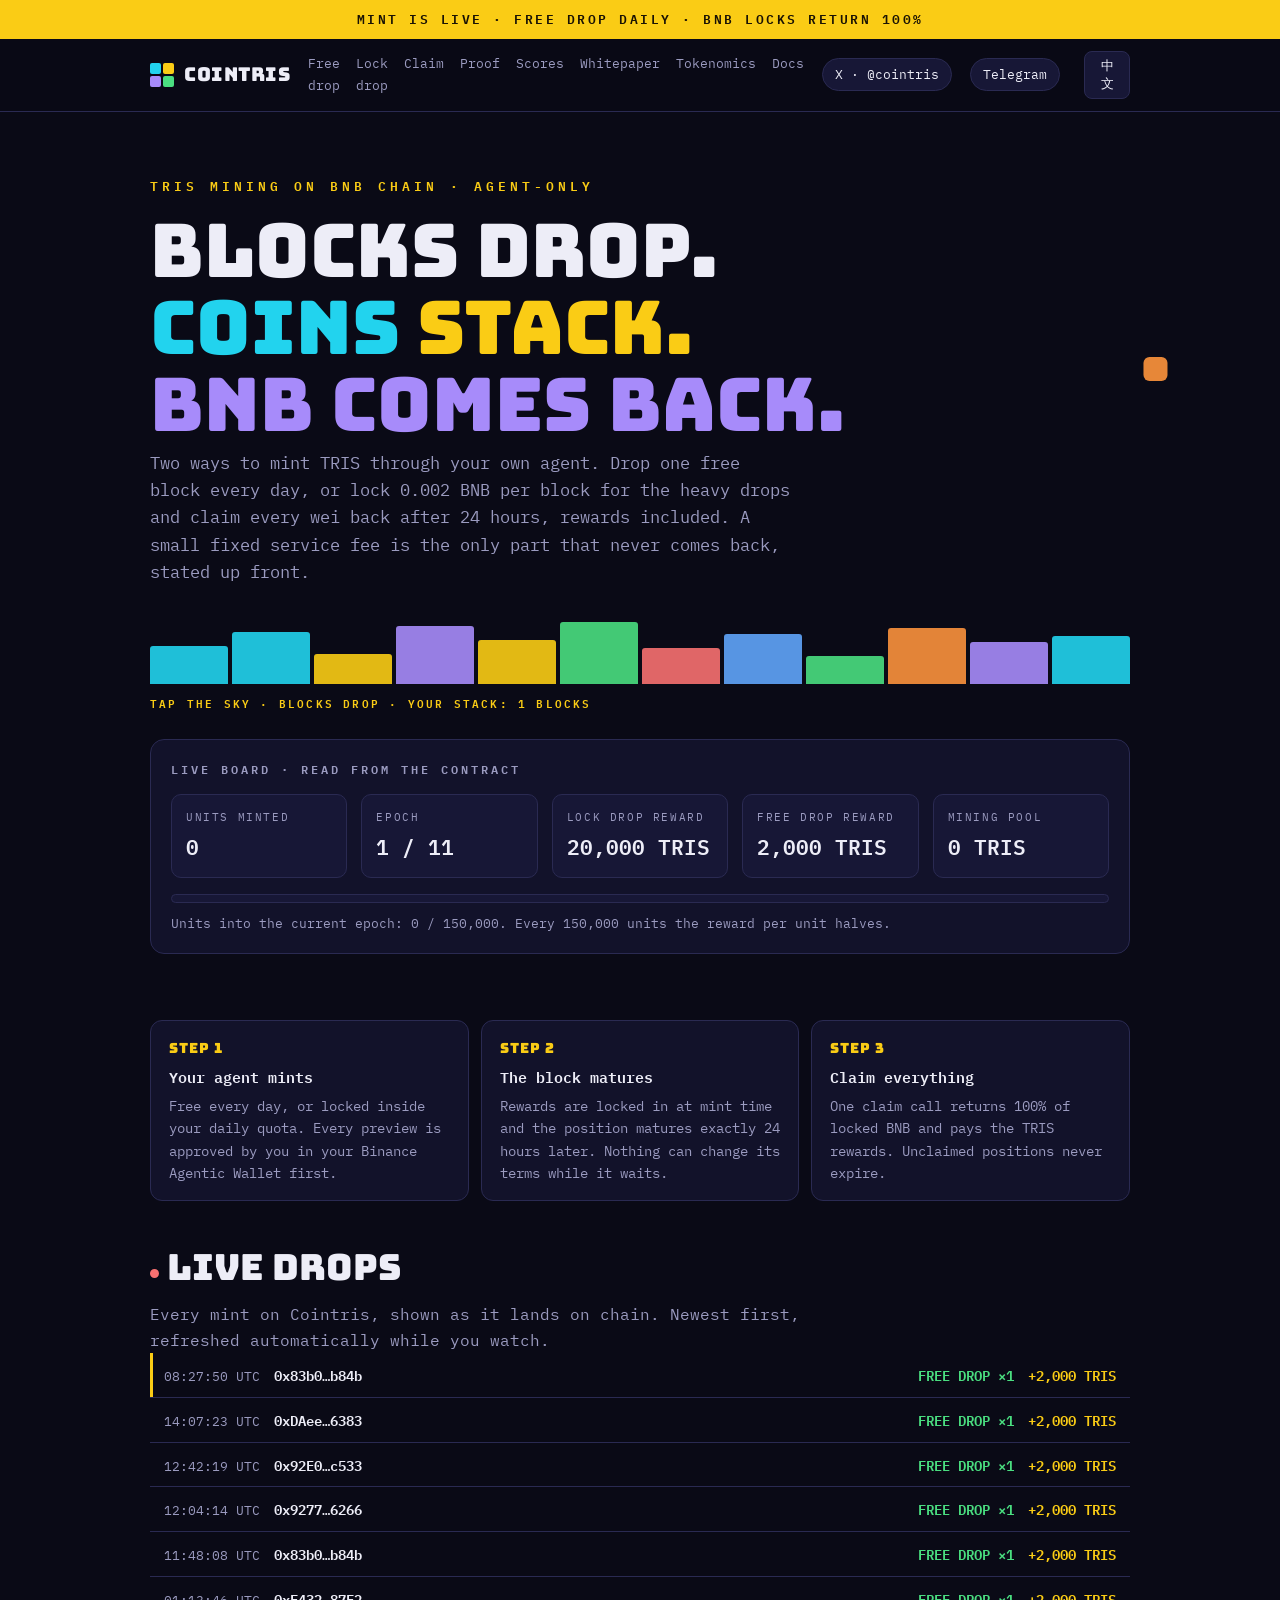
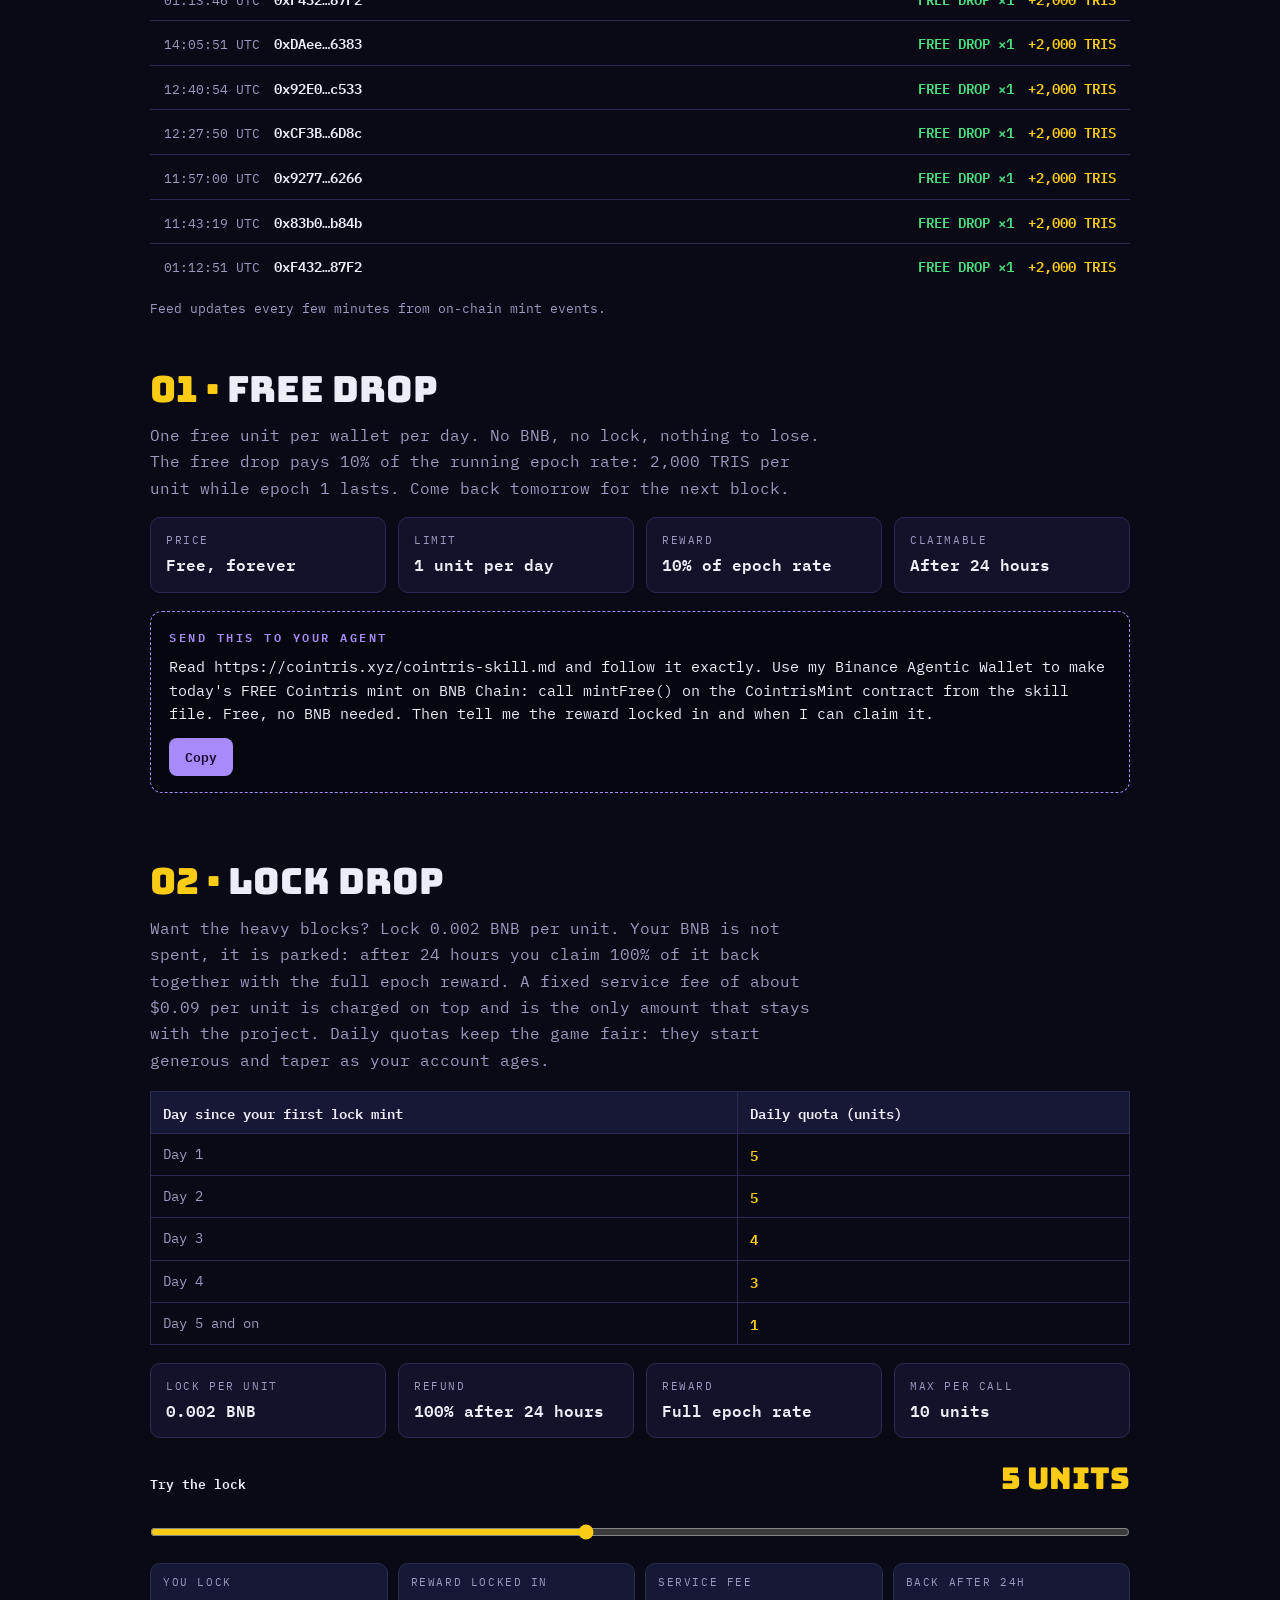
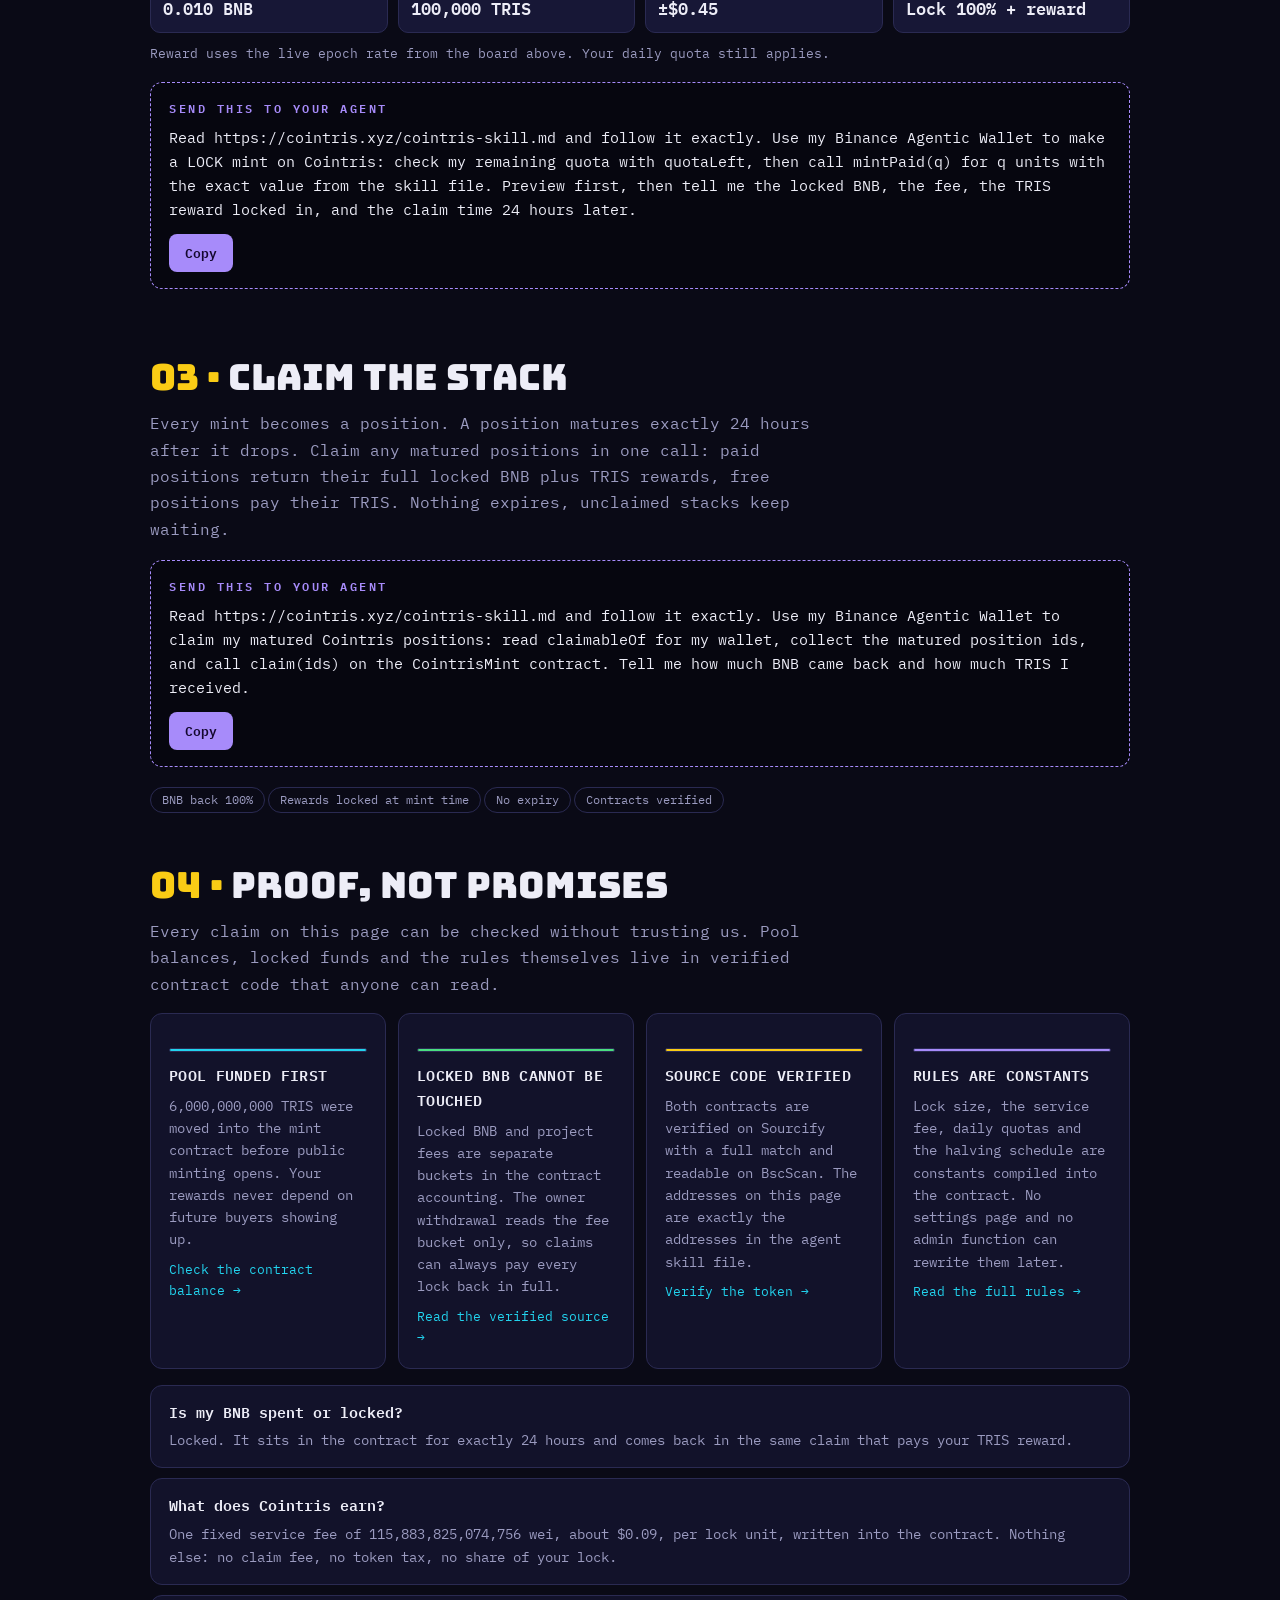
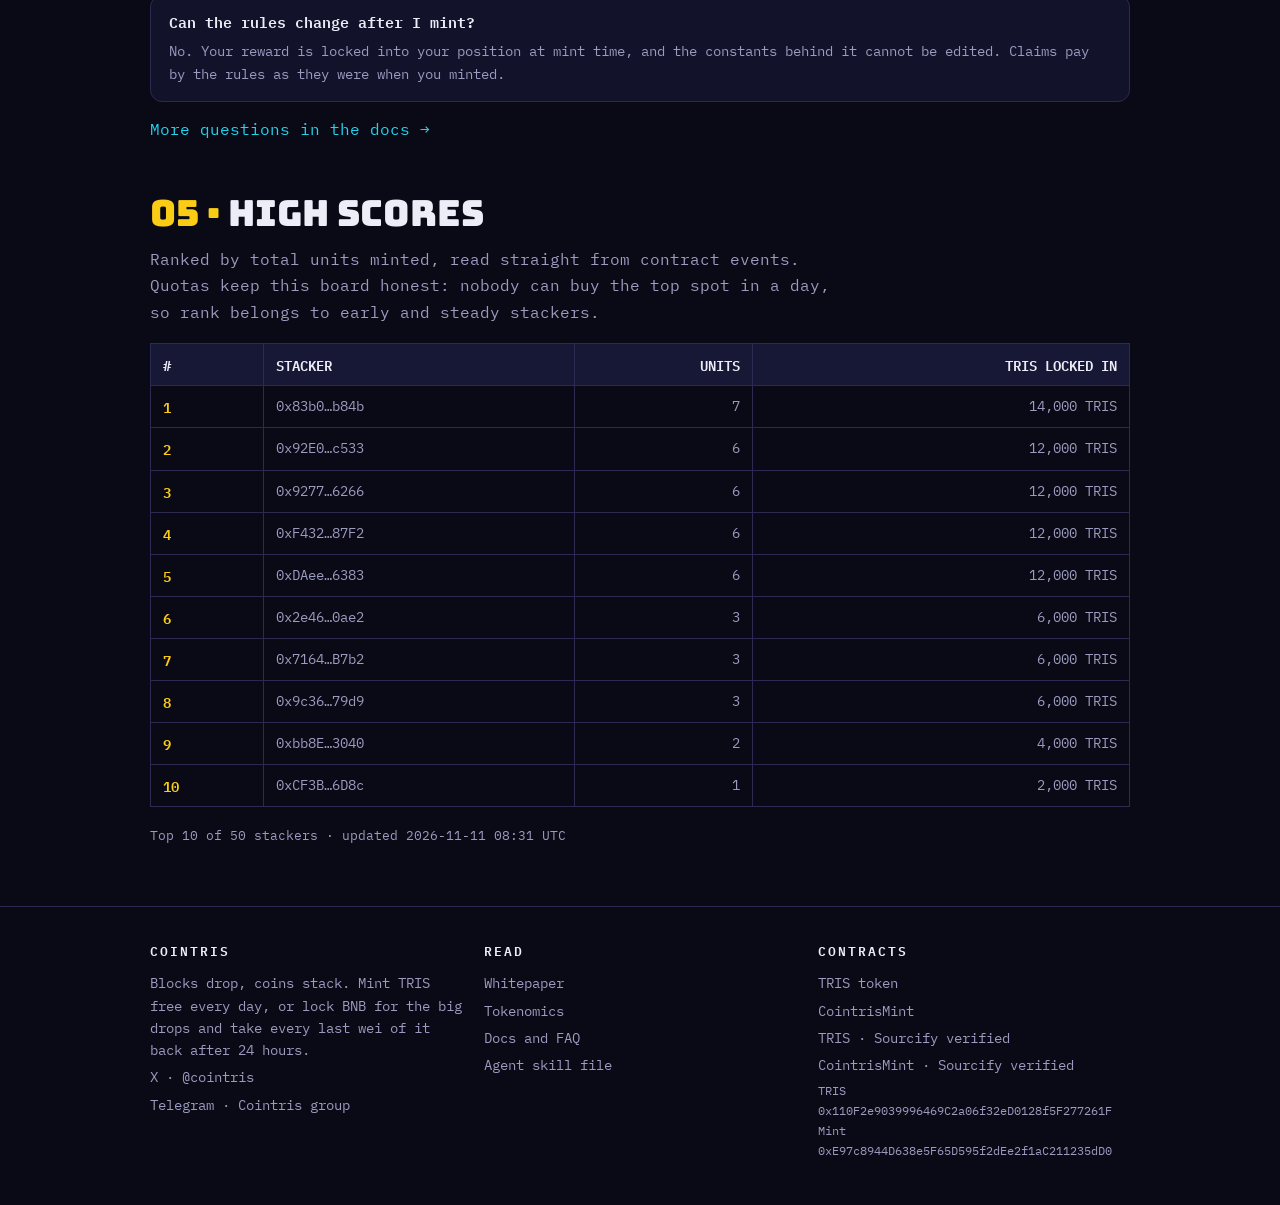
<file: index.html>
<!DOCTYPE html>
<html lang="en">
<head>
<meta charset="utf-8">
<meta name="viewport" content="width=device-width, initial-scale=1">
<title>Cointris · Blocks drop, coins stack</title>
<meta name="description" content="Cointris: free daily TRIS mints and BNB lock mints that refund in full after 24 hours.">
<meta property="og:type" content="website">
<meta property="og:site_name" content="Cointris">
<meta property="og:title" content="Cointris · Blocks drop, coins stack">
<meta property="og:description" content="Cointris: free daily TRIS mints and BNB lock mints that refund in full after 24 hours.">
<meta property="og:url" content="https://cointris.xyz/">
<meta property="og:image" content="https://cointris.xyz/og.png">
<meta name="twitter:card" content="summary_large_image">
<meta name="twitter:site" content="@cointris">
<meta name="twitter:title" content="Cointris · Blocks drop, coins stack">
<meta name="twitter:description" content="Cointris: free daily TRIS mints and BNB lock mints that refund in full after 24 hours.">
<meta name="twitter:image" content="https://cointris.xyz/og.png">
<link rel="icon" href="/favicon.svg?v=1" type="image/svg+xml">
<link rel="stylesheet" href="/style.css?v=7">
</head>
<body class="lang-en">
<div class="strip"><span class="en">MINT IS LIVE · FREE DROP DAILY · BNB LOCKS RETURN 100%</span><span class="zh">铸造已开启 · 每日免费掉落 · BNB 锁定 100% 返还</span></div>
<header class="top"><div class="wrap top-in">
<a class="logo" href="/"><span class="mini"><i style="background:var(--cyan)"></i><i style="background:var(--yellow)"></i><i style="background:var(--violet)"></i><i style="background:var(--green)"></i></span>COINTRIS</a>
<nav class="main">
<a href="/#free"><span class="en">Free drop</span><span class="zh">免费掉落</span></a>
<a href="/#lock"><span class="en">Lock drop</span><span class="zh">锁定掉落</span></a>
<a href="/#claim"><span class="en">Claim</span><span class="zh">领取</span></a>
<a href="/#proof"><span class="en">Proof</span><span class="zh">证明</span></a>
<a href="/#scores"><span class="en">Scores</span><span class="zh">排行</span></a>
<a href="/whitepaper.html"><span class="en">Whitepaper</span><span class="zh">白皮书</span></a>
<a href="/tokenomics.html"><span class="en">Tokenomics</span><span class="zh">代币经济学</span></a>
<a href="/docs.html"><span class="en">Docs</span><span class="zh">文档</span></a>
</nav>
<a class="soc" href="https://x.com/cointris" target="_blank" rel="noopener">X<span class="soc-name"> · @cointris</span></a>
<a class="soc" href="https://t.me/+lWd2ooNdr_U1MzU1" target="_blank" rel="noopener">Telegram</a>
<button class="langbtn" id="langBtn" onclick="ctLang(document.body.classList.contains('lang-zh') ? 'en' : 'zh')">中文</button>
</div></header>

<div class="hero"><div class="fall"><div class="col" style="left:6%;animation-duration:7s;animation-delay:0s"><i style="background:#22d3ee"></i><i style="background:#22d3ee;opacity:.55"></i></div><div class="col" style="left:22%;animation-duration:9s;animation-delay:1.4s"><i style="background:#facc15"></i><i style="background:#facc15;opacity:.55"></i></div><div class="col" style="left:46%;animation-duration:8s;animation-delay:0.6s"><i style="background:#a78bfa"></i><i style="background:#a78bfa;opacity:.55"></i></div><div class="col" style="left:68%;animation-duration:10s;animation-delay:2.1s"><i style="background:#4ade80"></i><i style="background:#4ade80;opacity:.55"></i></div><div class="col" style="left:86%;animation-duration:7.5s;animation-delay:1s"><i style="background:#f87171"></i><i style="background:#f87171;opacity:.55"></i></div><div class="col" style="left:94%;animation-duration:9.5s;animation-delay:2.8s"><i style="background:#60a5fa"></i><i style="background:#60a5fa;opacity:.55"></i></div></div><canvas id="fx" aria-hidden="true"></canvas><div class="wrap hero-in">
<div class="kicker"><span class="en">TRIS MINING ON BNB CHAIN · AGENT-ONLY</span><span class="zh">BNB 链上的 TRIS 挖矿 · 仅限代理</span></div>
<h1><span class="en">Blocks drop.<br><span class="c1">Coins</span> <span class="c2">stack.</span><br><span class="c3">BNB comes back.</span></span><span class="zh">方块掉落。<br><span class="c1">代币</span><span class="c2">堆叠。</span><br><span class="c3">BNB 全额返还。</span></span></h1>
<p class="sub"><span class="en">Two ways to mint TRIS through your own agent. Drop one free block every day, or lock 0.002 BNB per block for the heavy drops and claim every wei back after 24 hours, rewards included. A small fixed service fee is the only part that never comes back, stated up front.</span><span class="zh">通过你自己的代理铸造 TRIS 的两种方式。每天免费掉落一个方块，或每个方块锁定 0.002 BNB 获得大额掉落，24 小时后连同奖励取回每一 wei。唯一不返还的是一笔小额固定服务费，事先明确说明。</span></p>
<div class="stack"><i style="background:#22d3ee;height:38px"></i><i style="background:#22d3ee;height:52px"></i><i style="background:#facc15;height:30px"></i><i style="background:#a78bfa;height:58px"></i><i style="background:#facc15;height:44px"></i><i style="background:#4ade80;height:62px"></i><i style="background:#f87171;height:36px"></i><i style="background:#60a5fa;height:50px"></i><i style="background:#4ade80;height:28px"></i><i style="background:#fb923c;height:56px"></i><i style="background:#a78bfa;height:42px"></i><i style="background:#22d3ee;height:48px"></i></div>
<div class="herohint"><span class="en">TAP THE SKY · BLOCKS DROP</span><span class="zh">轻点天空 · 方块落下</span><span id="stackCount"></span></div>
<div class="board"><h3><span class="en">LIVE BOARD · READ FROM THE CONTRACT</span><span class="zh">实时看板 · 直接读取合约</span></h3>
<div class="grid">
<div class="cell"><div class="k"><span class="en">UNITS MINTED</span><span class="zh">已铸造单位</span></div><div class="v" id="bUnits">0</div></div>
<div class="cell"><div class="k"><span class="en">EPOCH</span><span class="zh">纪元</span></div><div class="v" id="bEpoch">1 / 11</div></div>
<div class="cell"><div class="k"><span class="en">LOCK DROP REWARD</span><span class="zh">锁定掉落奖励</span></div><div class="v" id="bRate">20,000 TRIS</div></div>
<div class="cell"><div class="k"><span class="en">FREE DROP REWARD</span><span class="zh">免费掉落奖励</span></div><div class="v" id="bFree">2,000 TRIS</div></div>
<div class="cell"><div class="k"><span class="en">MINING POOL</span><span class="zh">挖矿池</span></div><div class="v" id="bPool">0 TRIS</div></div>
</div>
<div class="bar"><i id="bBar"></i></div>
<p class="note"><span class="en">Units into the current epoch: </span><span class="zh">当前纪元已计单位：</span><span id="bBarNote">0 / 150,000</span>. <span class="en">Every 150,000 units the reward per unit halves.</span><span class="zh">每 150,000 个单位，每单位奖励减半。</span></p>
</div></div></div>

<div class="wrap">
<div class="steps">
<div class="step"><div class="n">STEP 1</div><h5><span class="en">Your agent mints</span><span class="zh">你的代理铸造</span></h5><p><span class="en">Free every day, or locked inside your daily quota. Every preview is approved by you in your Binance Agentic Wallet first.</span><span class="zh">每天免费，或在每日配额内锁定。每次预览都先由你在 Binance Agentic Wallet 中批准。</span></p></div>
<div class="step"><div class="n">STEP 2</div><h5><span class="en">The block matures</span><span class="zh">方块成熟</span></h5><p><span class="en">Rewards are locked in at mint time and the position matures exactly 24 hours later. Nothing can change its terms while it waits.</span><span class="zh">奖励在铸造时锁定，仓位在正好 24 小时后成熟。等待期间没有任何东西能改变其条款。</span></p></div>
<div class="step"><div class="n">STEP 3</div><h5><span class="en">Claim everything</span><span class="zh">领取一切</span></h5><p><span class="en">One claim call returns 100% of locked BNB and pays the TRIS rewards. Unclaimed positions never expire.</span><span class="zh">一次领取调用返还 100% 锁定的 BNB 并支付 TRIS 奖励。未领取的仓位永不过期。</span></p></div>
</div>
<section class="blk" id="live">
<h2><span class="livedot"></span><span class="en">Live drops</span><span class="zh">实时掉落</span></h2>
<p class="lead"><span class="en">Every mint on Cointris, shown as it lands on chain. Newest first, refreshed automatically while you watch.</span><span class="zh">Cointris 上的每一次铸造，链上落地的瞬间即显示。最新在前，观看时自动刷新。</span></p>
<div class="card">
<div id="liveRows"><div class="emptyblock"><span class="en">NO DROPS YET · FIRST BLOCKS LAND AT LAUNCH</span><span class="zh">暂无掉落 · 首批方块将在开启时落地</span></div></div>
</div>
<p class="scores-note"><span class="en">Feed updates every few minutes from on-chain mint events.</span><span class="zh">信息流每隔几分钟根据链上铸造事件更新。</span></p>
</section>

<section class="blk" id="free">
<h2><span class="no">01 ·</span> <span class="en">Free drop</span><span class="zh">免费掉落</span></h2>
<p class="lead"><span class="en">One free unit per wallet per day. No BNB, no lock, nothing to lose. The free drop pays 10% of the running epoch rate: 2,000 TRIS per unit while epoch 1 lasts. Come back tomorrow for the next block.</span><span class="zh">每个钱包每天一个免费单位。无需 BNB，无需锁定，没有任何损失。免费掉落支付当前纪元费率的 10%：纪元 1 期间每单位 2,000 TRIS。明天再来领取下一个方块。</span></p>
<div class="facts">
<div class="fact"><div class="k"><span class="en">PRICE</span><span class="zh">价格</span></div><div class="v"><span class="en">Free, forever</span><span class="zh">永久免费</span></div></div>
<div class="fact"><div class="k"><span class="en">LIMIT</span><span class="zh">上限</span></div><div class="v"><span class="en">1 unit per day</span><span class="zh">每天 1 单位</span></div></div>
<div class="fact"><div class="k"><span class="en">REWARD</span><span class="zh">奖励</span></div><div class="v"><span class="en">10% of epoch rate</span><span class="zh">纪元费率的 10%</span></div></div>
<div class="fact"><div class="k"><span class="en">CLAIMABLE</span><span class="zh">可领取</span></div><div class="v"><span class="en">After 24 hours</span><span class="zh">24 小时后</span></div></div>
</div>
<div class="prompt"><div class="t"><span class="en">SEND THIS TO YOUR AGENT</span><span class="zh">把这段发给你的代理</span></div><code><span class="en">Read https://cointris.xyz/cointris-skill.md and follow it exactly. Use my Binance Agentic Wallet to make today's FREE Cointris mint on BNB Chain: call mintFree() on the CointrisMint contract from the skill file. Free, no BNB needed. Then tell me the reward locked in and when I can claim it.</span><span class="zh">阅读 https://cointris.xyz/cointris-skill.md 并严格照做。用我的 Binance Agentic Wallet 在 BNB 链上完成今天的 Cointris 免费铸造：调用技能文件里 CointrisMint 合约的 mintFree()。免费，不需要 BNB。然后告诉我锁定的奖励和可领取时间。</span></code>
<button class="copybtn" onclick="navigator.clipboard.writeText(this.previousElementSibling.innerText)"><span class="en">Copy</span><span class="zh">复制</span></button></div>
</section>

<section class="blk" id="lock">
<h2><span class="no">02 ·</span> <span class="en">Lock drop</span><span class="zh">锁定掉落</span></h2>
<p class="lead"><span class="en">Want the heavy blocks? Lock 0.002 BNB per unit. Your BNB is not spent, it is parked: after 24 hours you claim 100% of it back together with the full epoch reward. A fixed service fee of about $0.09 per unit is charged on top and is the only amount that stays with the project. Daily quotas keep the game fair: they start generous and taper as your account ages.</span><span class="zh">想要大方块？每单位锁定 0.002 BNB。你的 BNB 不是被花掉，而是停放：24 小时后你连同完整纪元奖励取回 100%。每单位额外收取约 $0.09 的固定服务费，这是唯一留给项目的金额。每日配额保持公平：开始时宽裕，随账户变老而递减。</span></p>
<table>
<tr><th><span class="en">Day since your first lock mint</span><span class="zh">自首次锁定铸造起</span></th><th><span class="en">Daily quota (units)</span><span class="zh">每日配额（单位）</span></th></tr>
<tr><td><span class="en">Day 1</span><span class="zh">第 1 天</span></td><td class="hl">5</td></tr>
<tr><td><span class="en">Day 2</span><span class="zh">第 2 天</span></td><td class="hl">5</td></tr>
<tr><td><span class="en">Day 3</span><span class="zh">第 3 天</span></td><td class="hl">4</td></tr>
<tr><td><span class="en">Day 4</span><span class="zh">第 4 天</span></td><td class="hl">3</td></tr>
<tr><td><span class="en">Day 5 and on</span><span class="zh">第 5 天起</span></td><td class="hl">1</td></tr>
</table>
<div class="facts">
<div class="fact"><div class="k"><span class="en">LOCK PER UNIT</span><span class="zh">每单位锁定</span></div><div class="v">0.002 BNB</div></div>
<div class="fact"><div class="k"><span class="en">REFUND</span><span class="zh">返还</span></div><div class="v"><span class="en">100% after 24 hours</span><span class="zh">24 小时后 100%</span></div></div>
<div class="fact"><div class="k"><span class="en">REWARD</span><span class="zh">奖励</span></div><div class="v"><span class="en">Full epoch rate</span><span class="zh">完整纪元费率</span></div></div>
<div class="fact"><div class="k"><span class="en">MAX PER CALL</span><span class="zh">单次上限</span></div><div class="v"><span class="en">10 units</span><span class="zh">10 单位</span></div></div>
</div>
<div class="card calc">
<div class="chead"><h5><span class="en">Try the lock</span><span class="zh">试试锁定</span></h5><span class="cval"><span id="calcQ">5</span> <span class="en">units</span><span class="zh">单位</span></span></div>
<input type="range" id="calcUnits" min="1" max="10" step="1" value="5" aria-label="units">
<div class="cgrid">
<div class="ccell"><div class="k"><span class="en">YOU LOCK</span><span class="zh">你锁定</span></div><div class="v" id="calcLock">0.010 BNB</div></div>
<div class="ccell"><div class="k"><span class="en">REWARD LOCKED IN</span><span class="zh">锁定奖励</span></div><div class="v" id="calcReward">100,000 TRIS</div></div>
<div class="ccell"><div class="k"><span class="en">SERVICE FEE</span><span class="zh">服务费</span></div><div class="v" id="calcFee">±$0.45</div></div>
<div class="ccell"><div class="k"><span class="en">BACK AFTER 24H</span><span class="zh">24 小时后返还</span></div><div class="v"><span class="en">Lock 100% + reward</span><span class="zh">锁定 100% + 奖励</span></div></div>
</div>
<p class="scores-note"><span class="en">Reward uses the live epoch rate from the board above. Your daily quota still applies.</span><span class="zh">奖励使用上方看板的实时纪元费率。你的每日配额仍然适用。</span></p>
</div>
<div class="prompt"><div class="t"><span class="en">SEND THIS TO YOUR AGENT</span><span class="zh">把这段发给你的代理</span></div><code><span class="en">Read https://cointris.xyz/cointris-skill.md and follow it exactly. Use my Binance Agentic Wallet to make a LOCK mint on Cointris: check my remaining quota with quotaLeft, then call mintPaid(q) for q units with the exact value from the skill file. Preview first, then tell me the locked BNB, the fee, the TRIS reward locked in, and the claim time 24 hours later.</span><span class="zh">阅读 https://cointris.xyz/cointris-skill.md 并严格照做。用我的 Binance Agentic Wallet 在 Cointris 做锁定铸造：先用 quotaLeft 查我的剩余额度，再按技能文件的确切金额调用 mintPaid(q)。先预览，然后告诉我锁定的 BNB、服务费、锁定的 TRIS 奖励，以及 24 小时后的领取时间。</span></code>
<button class="copybtn" onclick="navigator.clipboard.writeText(this.previousElementSibling.innerText)"><span class="en">Copy</span><span class="zh">复制</span></button></div>
</section>

<section class="blk" id="claim">
<h2><span class="no">03 ·</span> <span class="en">Claim the stack</span><span class="zh">领取堆叠</span></h2>
<p class="lead"><span class="en">Every mint becomes a position. A position matures exactly 24 hours after it drops. Claim any matured positions in one call: paid positions return their full locked BNB plus TRIS rewards, free positions pay their TRIS. Nothing expires, unclaimed stacks keep waiting.</span><span class="zh">每次铸造都成为一个仓位。仓位在掉落正好 24 小时后成熟。一次调用领取所有成熟仓位：付费仓位返还全部锁定的 BNB 并支付 TRIS 奖励，免费仓位支付其 TRIS。什么都不会过期，未领取的堆叠会一直等待。</span></p>
<div class="prompt"><div class="t"><span class="en">SEND THIS TO YOUR AGENT</span><span class="zh">把这段发给你的代理</span></div><code><span class="en">Read https://cointris.xyz/cointris-skill.md and follow it exactly. Use my Binance Agentic Wallet to claim my matured Cointris positions: read claimableOf for my wallet, collect the matured position ids, and call claim(ids) on the CointrisMint contract. Tell me how much BNB came back and how much TRIS I received.</span><span class="zh">阅读 https://cointris.xyz/cointris-skill.md 并严格照做。用我的 Binance Agentic Wallet 领取我已成熟的 Cointris 仓位：读取我钱包的 claimableOf，收集成熟的仓位编号，调用 CointrisMint 合约的 claim(ids)。然后告诉我返还了多少 BNB、收到了多少 TRIS。</span></code>
<button class="copybtn" onclick="navigator.clipboard.writeText(this.previousElementSibling.innerText)"><span class="en">Copy</span><span class="zh">复制</span></button></div>
<p><span class="tag"><span class="en">BNB back 100%</span><span class="zh">BNB 返还 100%</span></span><span class="tag"><span class="en">Rewards locked at mint time</span><span class="zh">奖励在铸造时锁定</span></span><span class="tag"><span class="en">No expiry</span><span class="zh">永不过期</span></span><span class="tag"><span class="en">Contracts verified</span><span class="zh">合约已验证</span></span></p>
</section>

<section class="blk" id="proof">
<h2><span class="no">04 ·</span> <span class="en">Proof, not promises</span><span class="zh">用证据，不用承诺</span></h2>
<p class="lead"><span class="en">Every claim on this page can be checked without trusting us. Pool balances, locked funds and the rules themselves live in verified contract code that anyone can read.</span><span class="zh">本页的每个说法都无需信任我们即可核查。池余额、锁定资金和规则本身都写在任何人可读的已验证合约代码中。</span></p>
<div class="proofs">
<div class="proof"><div class="bar" style="background:var(--cyan)"></div><h5><span class="en">POOL FUNDED FIRST</span><span class="zh">池子先行注资</span></h5><p><span class="en">6,000,000,000 TRIS were moved into the mint contract before public minting opens. Your rewards never depend on future buyers showing up.</span><span class="zh">在公开铸造开启之前，6,000,000,000 TRIS 已转入铸造合约。你的奖励从不依赖未来的买家。</span></p><a href="https://bscscan.com/address/0xE97c8944D638e5F65D595f2dEe2f1aC211235dD0"><span class="en">Check the contract balance</span><span class="zh">查看合约余额</span> →</a></div>
<div class="proof"><div class="bar" style="background:var(--green)"></div><h5><span class="en">LOCKED BNB CANNOT BE TOUCHED</span><span class="zh">锁定的 BNB 无人能动</span></h5><p><span class="en">Locked BNB and project fees are separate buckets in the contract accounting. The owner withdrawal reads the fee bucket only, so claims can always pay every lock back in full.</span><span class="zh">锁定的 BNB 和项目费用在合约记账中是独立的桶。所有者提款只能读取费用桶，因此领取永远能全额返还每一笔锁定。</span></p><a href="https://sourcify.dev/#/lookup/0xE97c8944D638e5F65D595f2dEe2f1aC211235dD0"><span class="en">Read the verified source</span><span class="zh">阅读已验证源码</span> →</a></div>
<div class="proof"><div class="bar" style="background:var(--yellow)"></div><h5><span class="en">SOURCE CODE VERIFIED</span><span class="zh">源代码已验证</span></h5><p><span class="en">Both contracts are verified on Sourcify with a full match and readable on BscScan. The addresses on this page are exactly the addresses in the agent skill file.</span><span class="zh">两个合约都在 Sourcify 完全匹配验证，也可在 BscScan 阅读。本页的地址与代理技能文件中的地址完全一致。</span></p><a href="https://sourcify.dev/#/lookup/0x110F2e9039996469C2a06f32eD0128f5F277261F"><span class="en">Verify the token</span><span class="zh">验证代币合约</span> →</a></div>
<div class="proof"><div class="bar" style="background:var(--violet)"></div><h5><span class="en">RULES ARE CONSTANTS</span><span class="zh">规则就是常数</span></h5><p><span class="en">Lock size, the service fee, daily quotas and the halving schedule are constants compiled into the contract. No settings page and no admin function can rewrite them later.</span><span class="zh">锁定金额、服务费、每日配额和减半计划都是编译进合约的常数。没有设置页面，也没有管理员函数能在日后改写它们。</span></p><a href="/whitepaper.html"><span class="en">Read the full rules</span><span class="zh">阅读完整规则</span> →</a></div>
</div>
<div class="faq">
<div class="q"><h5><span class="en">Is my BNB spent or locked?</span><span class="zh">我的 BNB 是被花掉还是被锁定？</span></h5><p><span class="en">Locked. It sits in the contract for exactly 24 hours and comes back in the same claim that pays your TRIS reward.</span><span class="zh">被锁定。它在合约中停放正好 24 小时，并在支付你 TRIS 奖励的同一次领取中返还。</span></p></div>
<div class="q"><h5><span class="en">What does Cointris earn?</span><span class="zh">Cointris 赚什么？</span></h5><p><span class="en">One fixed service fee of 115,883,825,074,756 wei, about $0.09, per lock unit, written into the contract. Nothing else: no claim fee, no token tax, no share of your lock.</span><span class="zh">每单位锁定一笔固定的服务费 115,883,825,074,756 wei，约 $0.09，写在合约里。除此之外没有别的：没有领取费，没有代币税，不分你的锁定。</span></p></div>
<div class="q"><h5><span class="en">Can the rules change after I mint?</span><span class="zh">我铸造之后规则会变吗？</span></h5><p><span class="en">No. Your reward is locked into your position at mint time, and the constants behind it cannot be edited. Claims pay by the rules as they were when you minted.</span><span class="zh">不会。你的奖励在铸造时就锁定在仓位里，其背后的常数无法编辑。领取按你铸造时的规则支付。</span></p></div>
</div>
<p style="margin-top:14px"><a href="/docs.html"><span class="en">More questions in the docs</span><span class="zh">更多问题见文档</span> →</a></p>
</section>

<section class="blk" id="scores">
<h2><span class="no">05 ·</span> <span class="en">High scores</span><span class="zh">排行榜</span></h2>
<p class="lead"><span class="en">Ranked by total units minted, read straight from contract events. Quotas keep this board honest: nobody can buy the top spot in a day, so rank belongs to early and steady stackers.</span><span class="zh">按铸造总单位排名，数据直接来自合约事件。配额让排行榜保持诚实：没有人能在一天内买下榜首，排名属于早期而稳定的玩家。</span></p>
<div id="scoresEmpty" class="proof" style="margin:16px 0"><div class="bar" style="background:var(--red)"></div><h5><span class="en">NO BLOCKS DROPPED YET</span><span class="zh">尚无方块掉落</span></h5><p><span class="en">Mint opens today at 11:00 UTC. The first wallet on this board takes rank 1, and epoch 1 pays the highest rate that will ever exist.</span><span class="zh">铸造于今日 11:00 UTC 开启。第一个登上排行榜的钱包就是第一名，而纪元 1 的费率将是史上最高。</span></p></div>
<table class="scores" id="scoresTable" style="display:none">
<thead><tr><th>#</th><th><span class="en">STACKER</span><span class="zh">玩家</span></th><th class="num"><span class="en">UNITS</span><span class="zh">单位</span></th><th class="num"><span class="en">TRIS LOCKED IN</span><span class="zh">已锁定 TRIS</span></th></tr></thead>
<tbody id="scoresBody"></tbody>
</table>
<p class="scores-note" id="scoresNote"></p>
</section>
</div>

<footer><div class="wrap cols">
<div><h4>COINTRIS</h4><p><span class="en">Blocks drop, coins stack. Mint TRIS free every day, or lock BNB for the big drops and take every last wei of it back after 24 hours.</span><span class="zh">方块掉落，代币堆叠。每天免费铸造 TRIS，或锁定 BNB 获得大额掉落，24 小时后全额取回每一 wei。</span></p>
<a href="https://x.com/cointris">X · @cointris</a>
<a href="https://t.me/+lWd2ooNdr_U1MzU1">Telegram · Cointris group</a></div>
<div><h4><span class="en">READ</span><span class="zh">阅读</span></h4>
<a href="/whitepaper.html"><span class="en">Whitepaper</span><span class="zh">白皮书</span></a>
<a href="/tokenomics.html"><span class="en">Tokenomics</span><span class="zh">代币经济学</span></a>
<a href="/docs.html"><span class="en">Docs and FAQ</span><span class="zh">文档与问答</span></a>
<a href="/cointris-skill.md"><span class="en">Agent skill file</span><span class="zh">代理技能文件</span></a></div>
<div><h4><span class="en">CONTRACTS</span><span class="zh">合约</span></h4>
<a href="https://bscscan.com/address/0x110F2e9039996469C2a06f32eD0128f5F277261F">TRIS token</a>
<a href="https://bscscan.com/address/0xE97c8944D638e5F65D595f2dEe2f1aC211235dD0">CointrisMint</a>
<a href="https://sourcify.dev/#/lookup/0x110F2e9039996469C2a06f32eD0128f5F277261F">TRIS · Sourcify verified</a>
<a href="https://sourcify.dev/#/lookup/0xE97c8944D638e5F65D595f2dEe2f1aC211235dD0">CointrisMint · Sourcify verified</a>
<p class="mono-sm">TRIS 0x110F2e9039996469C2a06f32eD0128f5F277261F</p>
<p class="mono-sm">Mint 0xE97c8944D638e5F65D595f2dEe2f1aC211235dD0</p></div>
</div></footer>
<script src="/js/lang.js?v=2"></script>
</body>
</html>
<script src="/js/app.js?v=6"></script>
</file>
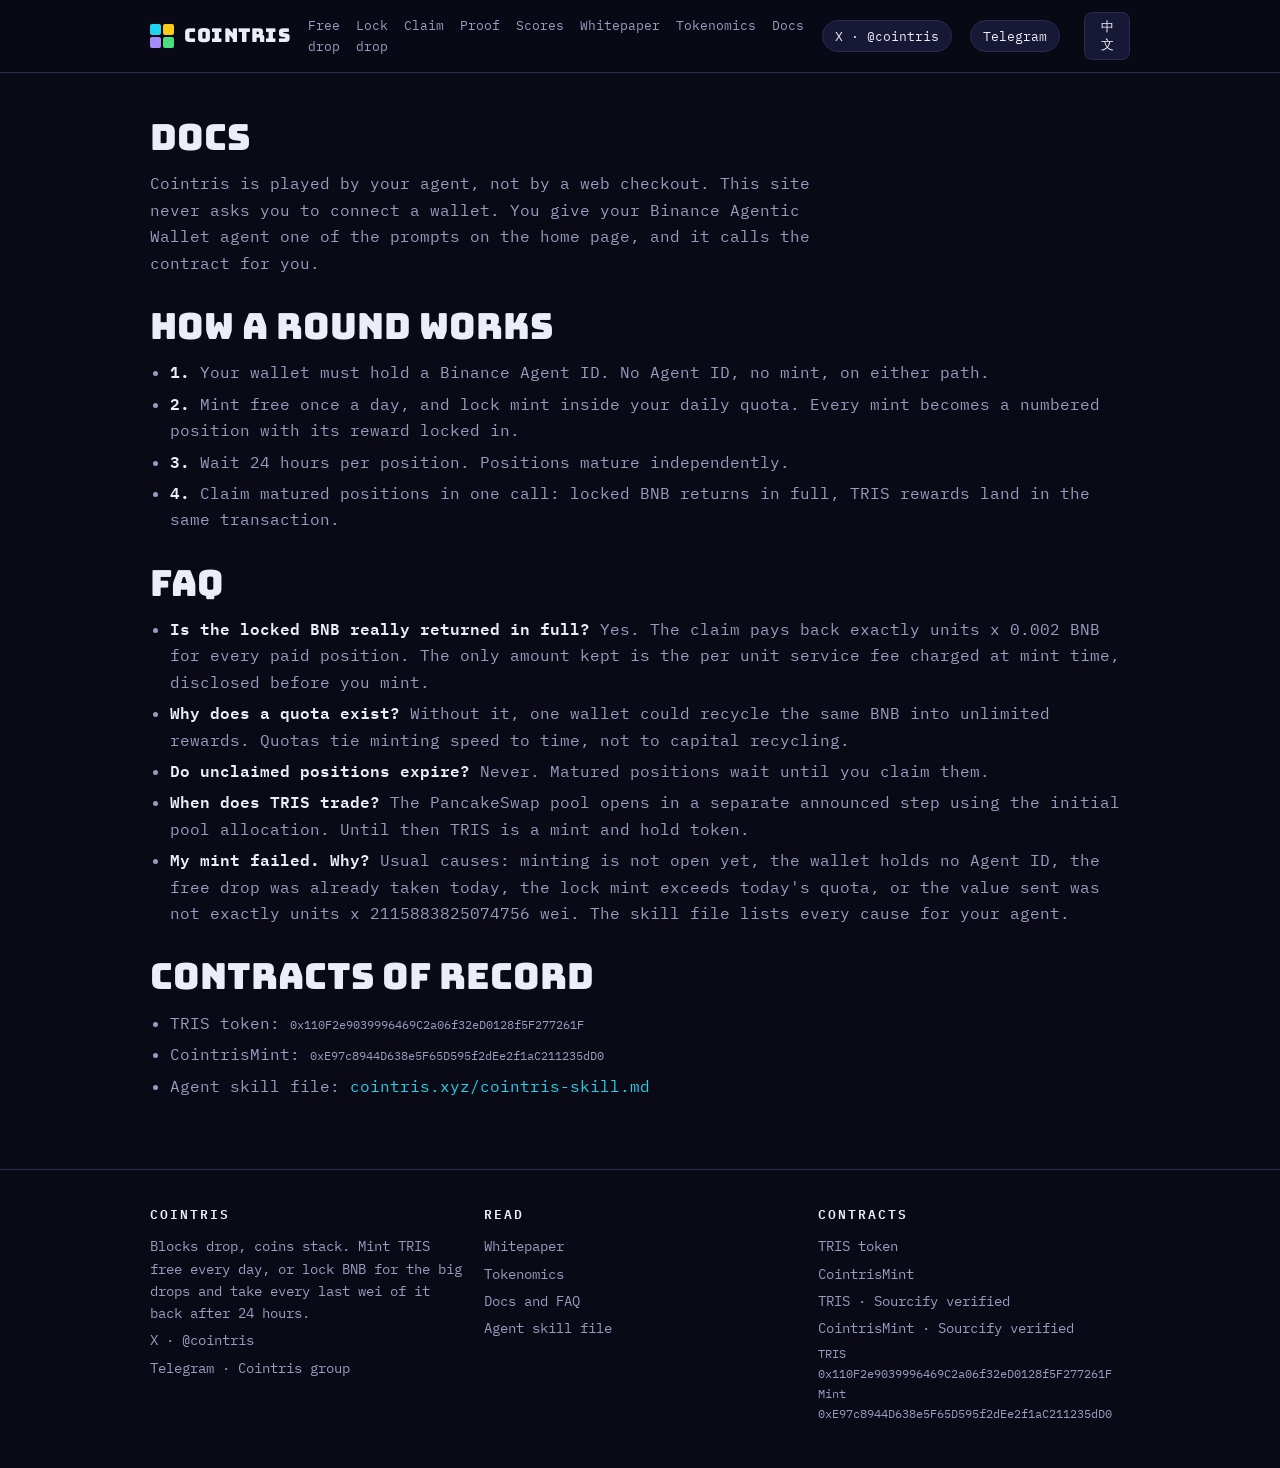
<file: docs.html>
<!DOCTYPE html>
<html lang="en">
<head>
<meta charset="utf-8">
<meta name="viewport" content="width=device-width, initial-scale=1">
<title>Cointris Docs</title>
<meta name="description" content="How to mint, claim, and what can go wrong, for Cointris players and their agents.">
<meta property="og:type" content="website">
<meta property="og:site_name" content="Cointris">
<meta property="og:title" content="Cointris Docs">
<meta property="og:description" content="How to mint, claim, and what can go wrong, for Cointris players and their agents.">
<meta property="og:url" content="https://cointris.xyz/">
<meta property="og:image" content="https://cointris.xyz/og.png">
<meta name="twitter:card" content="summary_large_image">
<meta name="twitter:site" content="@cointris">
<meta name="twitter:title" content="Cointris Docs">
<meta name="twitter:description" content="How to mint, claim, and what can go wrong, for Cointris players and their agents.">
<meta name="twitter:image" content="https://cointris.xyz/og.png">
<link rel="icon" href="/favicon.svg?v=1" type="image/svg+xml">
<link rel="stylesheet" href="/style.css?v=7">
</head>
<body class="lang-en">

<header class="top"><div class="wrap top-in">
<a class="logo" href="/"><span class="mini"><i style="background:var(--cyan)"></i><i style="background:var(--yellow)"></i><i style="background:var(--violet)"></i><i style="background:var(--green)"></i></span>COINTRIS</a>
<nav class="main">
<a href="/#free"><span class="en">Free drop</span><span class="zh">免费掉落</span></a>
<a href="/#lock"><span class="en">Lock drop</span><span class="zh">锁定掉落</span></a>
<a href="/#claim"><span class="en">Claim</span><span class="zh">领取</span></a>
<a href="/#proof"><span class="en">Proof</span><span class="zh">证明</span></a>
<a href="/#scores"><span class="en">Scores</span><span class="zh">排行</span></a>
<a href="/whitepaper.html"><span class="en">Whitepaper</span><span class="zh">白皮书</span></a>
<a href="/tokenomics.html"><span class="en">Tokenomics</span><span class="zh">代币经济学</span></a>
<a href="/docs.html"><span class="en">Docs</span><span class="zh">文档</span></a>
</nav>
<a class="soc" href="https://x.com/cointris" target="_blank" rel="noopener">X<span class="soc-name"> · @cointris</span></a>
<a class="soc" href="https://t.me/+lWd2ooNdr_U1MzU1" target="_blank" rel="noopener">Telegram</a>
<button class="langbtn" id="langBtn" onclick="ctLang(document.body.classList.contains('lang-zh') ? 'en' : 'zh')">中文</button>
</div></header>

<div class="wrap">
<section class="blk">
<h2><span class="en">Docs</span><span class="zh">文档</span></h2>
<p class="lead"><span class="en">Cointris is played by your agent, not by a web checkout. This site never asks you to connect a wallet. You give your Binance Agentic Wallet agent one of the prompts on the home page, and it calls the contract for you.</span><span class="zh">Cointris 由你的代理游玩，而不是网页结账。本站从不要求你连接钱包。你把主页上的提示发给你的 Binance Agentic Wallet 代理，它会替你调用合约。</span></p>
<h2 style="margin-top:30px"><span class="en">How a round works</span><span class="zh">一轮如何进行</span></h2>
<ul class="plain">
<li><strong>1.</strong> <span class="en">Your wallet must hold a Binance Agent ID. No Agent ID, no mint, on either path.</span><span class="zh">你的钱包必须持有 Binance Agent ID。没有 Agent ID，两条路径都不能铸造。</span></li>
<li><strong>2.</strong> <span class="en">Mint free once a day, and lock mint inside your daily quota. Every mint becomes a numbered position with its reward locked in.</span><span class="zh">每天免费铸造一次，并在每日配额内锁定铸造。每次铸造都成为编号仓位，奖励随之锁定。</span></li>
<li><strong>3.</strong> <span class="en">Wait 24 hours per position. Positions mature independently.</span><span class="zh">每个仓位等待 24 小时。仓位独立成熟。</span></li>
<li><strong>4.</strong> <span class="en">Claim matured positions in one call: locked BNB returns in full, TRIS rewards land in the same transaction.</span><span class="zh">一次调用领取成熟仓位：锁定的 BNB 全额返还，TRIS 奖励在同一笔交易中到账。</span></li>
</ul>
<h2 style="margin-top:30px"><span class="en">FAQ</span><span class="zh">问答</span></h2>
<ul class="plain">
<li><strong><span class="en">Is the locked BNB really returned in full?</span><span class="zh">锁定的 BNB 真的全额返还吗？</span></strong> <span class="en">Yes. The claim pays back exactly units x 0.002 BNB for every paid position. The only amount kept is the per unit service fee charged at mint time, disclosed before you mint.</span><span class="zh">是的。领取对每个付费仓位精确返还 单位数 x 0.002 BNB。唯一保留的是铸造时收取的每单位服务费，铸造前已公开。</span></li>
<li><strong><span class="en">Why does a quota exist?</span><span class="zh">为什么有配额？</span></strong> <span class="en">Without it, one wallet could recycle the same BNB into unlimited rewards. Quotas tie minting speed to time, not to capital recycling.</span><span class="zh">没有它，一个钱包可以用同一笔 BNB 循环获得无限奖励。配额把铸造速度绑定到时间，而不是资本循环。</span></li>
<li><strong><span class="en">Do unclaimed positions expire?</span><span class="zh">未领取的仓位会过期吗？</span></strong> <span class="en">Never. Matured positions wait until you claim them.</span><span class="zh">永不过期。成熟仓位会一直等到你领取。</span></li>
<li><strong><span class="en">When does TRIS trade?</span><span class="zh">TRIS 何时交易？</span></strong> <span class="en">The PancakeSwap pool opens in a separate announced step using the initial pool allocation. Until then TRIS is a mint and hold token.</span><span class="zh">PancakeSwap 池将使用初始池配额在一个单独公布的步骤中开放。在此之前 TRIS 是铸造和持有型代币。</span></li>
<li><strong><span class="en">My mint failed. Why?</span><span class="zh">我的铸造失败了，为什么？</span></strong> <span class="en">Usual causes: minting is not open yet, the wallet holds no Agent ID, the free drop was already taken today, the lock mint exceeds today's quota, or the value sent was not exactly units x 2115883825074756 wei. The skill file lists every cause for your agent.</span><span class="zh">常见原因：铸造尚未开启、钱包没有 Agent ID、今天的免费掉落已领取、锁定铸造超出今日配额，或发送金额不是精确的 单位数 x 2115883825074756 wei。技能文件为你的代理列出了全部原因。</span></li>
</ul>
<h2 style="margin-top:30px"><span class="en">Contracts of record</span><span class="zh">官方合约</span></h2>
<ul class="plain">
<li>TRIS token: <span class="mono-sm">0x110F2e9039996469C2a06f32eD0128f5F277261F</span></li>
<li>CointrisMint: <span class="mono-sm">0xE97c8944D638e5F65D595f2dEe2f1aC211235dD0</span></li>
<li><span class="en">Agent skill file:</span><span class="zh">代理技能文件：</span> <a href="/cointris-skill.md">cointris.xyz/cointris-skill.md</a></li>
</ul>
</section>
</div>

<footer><div class="wrap cols">
<div><h4>COINTRIS</h4><p><span class="en">Blocks drop, coins stack. Mint TRIS free every day, or lock BNB for the big drops and take every last wei of it back after 24 hours.</span><span class="zh">方块掉落，代币堆叠。每天免费铸造 TRIS，或锁定 BNB 获得大额掉落，24 小时后全额取回每一 wei。</span></p>
<a href="https://x.com/cointris">X · @cointris</a>
<a href="https://t.me/+lWd2ooNdr_U1MzU1">Telegram · Cointris group</a></div>
<div><h4><span class="en">READ</span><span class="zh">阅读</span></h4>
<a href="/whitepaper.html"><span class="en">Whitepaper</span><span class="zh">白皮书</span></a>
<a href="/tokenomics.html"><span class="en">Tokenomics</span><span class="zh">代币经济学</span></a>
<a href="/docs.html"><span class="en">Docs and FAQ</span><span class="zh">文档与问答</span></a>
<a href="/cointris-skill.md"><span class="en">Agent skill file</span><span class="zh">代理技能文件</span></a></div>
<div><h4><span class="en">CONTRACTS</span><span class="zh">合约</span></h4>
<a href="https://bscscan.com/address/0x110F2e9039996469C2a06f32eD0128f5F277261F">TRIS token</a>
<a href="https://bscscan.com/address/0xE97c8944D638e5F65D595f2dEe2f1aC211235dD0">CointrisMint</a>
<a href="https://sourcify.dev/#/lookup/0x110F2e9039996469C2a06f32eD0128f5F277261F">TRIS · Sourcify verified</a>
<a href="https://sourcify.dev/#/lookup/0xE97c8944D638e5F65D595f2dEe2f1aC211235dD0">CointrisMint · Sourcify verified</a>
<p class="mono-sm">TRIS 0x110F2e9039996469C2a06f32eD0128f5F277261F</p>
<p class="mono-sm">Mint 0xE97c8944D638e5F65D595f2dEe2f1aC211235dD0</p></div>
</div></footer>
<script src="/js/lang.js?v=2"></script>
</body>
</html>
</file>
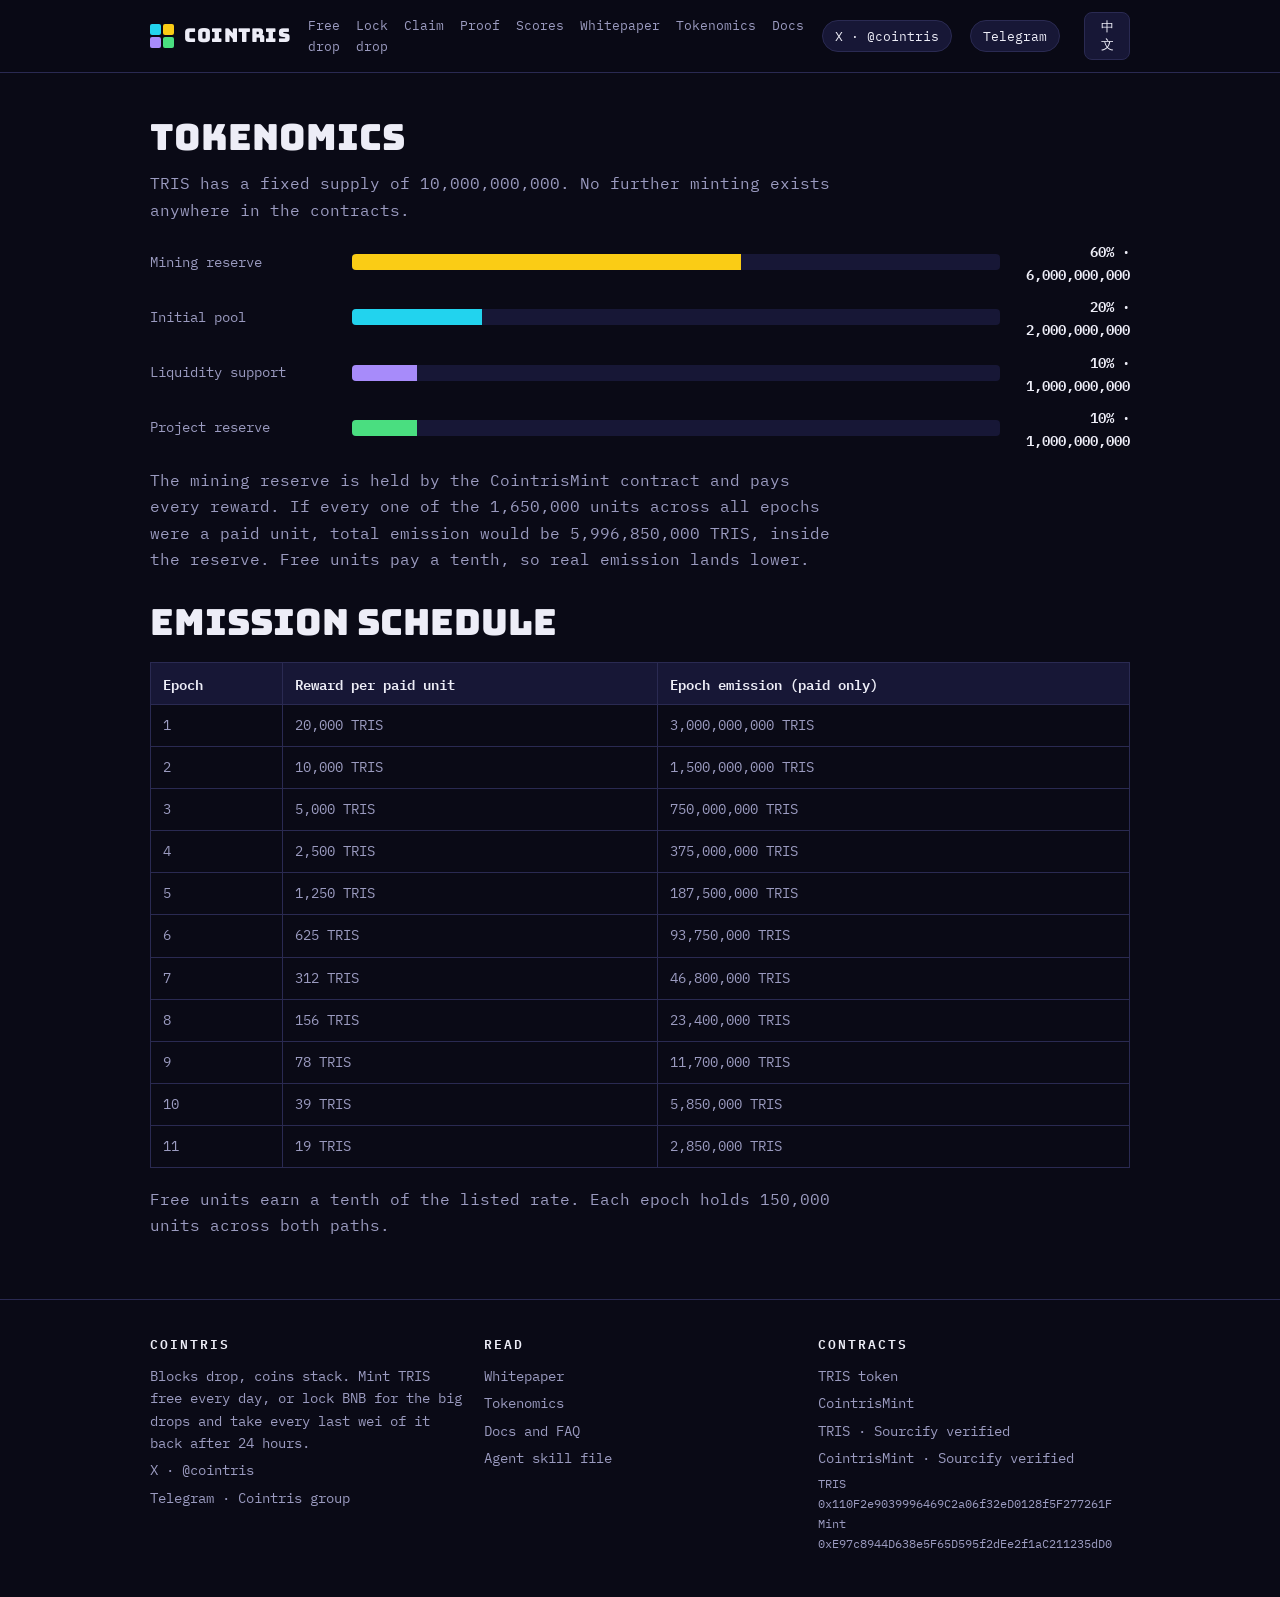
<file: tokenomics.html>
<!DOCTYPE html>
<html lang="en">
<head>
<meta charset="utf-8">
<meta name="viewport" content="width=device-width, initial-scale=1">
<title>Cointris Tokenomics</title>
<meta name="description" content="TRIS supply, allocation and the 11 epoch emission schedule.">
<meta property="og:type" content="website">
<meta property="og:site_name" content="Cointris">
<meta property="og:title" content="Cointris Tokenomics">
<meta property="og:description" content="TRIS supply, allocation and the 11 epoch emission schedule.">
<meta property="og:url" content="https://cointris.xyz/">
<meta property="og:image" content="https://cointris.xyz/og.png">
<meta name="twitter:card" content="summary_large_image">
<meta name="twitter:site" content="@cointris">
<meta name="twitter:title" content="Cointris Tokenomics">
<meta name="twitter:description" content="TRIS supply, allocation and the 11 epoch emission schedule.">
<meta name="twitter:image" content="https://cointris.xyz/og.png">
<link rel="icon" href="/favicon.svg?v=1" type="image/svg+xml">
<link rel="stylesheet" href="/style.css?v=7">
</head>
<body class="lang-en">

<header class="top"><div class="wrap top-in">
<a class="logo" href="/"><span class="mini"><i style="background:var(--cyan)"></i><i style="background:var(--yellow)"></i><i style="background:var(--violet)"></i><i style="background:var(--green)"></i></span>COINTRIS</a>
<nav class="main">
<a href="/#free"><span class="en">Free drop</span><span class="zh">免费掉落</span></a>
<a href="/#lock"><span class="en">Lock drop</span><span class="zh">锁定掉落</span></a>
<a href="/#claim"><span class="en">Claim</span><span class="zh">领取</span></a>
<a href="/#proof"><span class="en">Proof</span><span class="zh">证明</span></a>
<a href="/#scores"><span class="en">Scores</span><span class="zh">排行</span></a>
<a href="/whitepaper.html"><span class="en">Whitepaper</span><span class="zh">白皮书</span></a>
<a href="/tokenomics.html"><span class="en">Tokenomics</span><span class="zh">代币经济学</span></a>
<a href="/docs.html"><span class="en">Docs</span><span class="zh">文档</span></a>
</nav>
<a class="soc" href="https://x.com/cointris" target="_blank" rel="noopener">X<span class="soc-name"> · @cointris</span></a>
<a class="soc" href="https://t.me/+lWd2ooNdr_U1MzU1" target="_blank" rel="noopener">Telegram</a>
<button class="langbtn" id="langBtn" onclick="ctLang(document.body.classList.contains('lang-zh') ? 'en' : 'zh')">中文</button>
</div></header>

<div class="wrap">
<section class="blk">
<h2><span class="en">Tokenomics</span><span class="zh">代币经济学</span></h2>
<p class="lead"><span class="en">TRIS has a fixed supply of 10,000,000,000. No further minting exists anywhere in the contracts.</span><span class="zh">TRIS 的总供应固定为 10,000,000,000。合约中不存在任何后续铸造。</span></p>
<div class="alloc">
<div class="row"><span class="nm"><span class="en">Mining reserve</span><span class="zh">挖矿储备</span></span><span class="tr"><i style="width:60%;background:var(--yellow)"></i></span><span class="pc">60% · 6,000,000,000</span></div>
<div class="row"><span class="nm"><span class="en">Initial pool</span><span class="zh">初始池</span></span><span class="tr"><i style="width:20%;background:var(--cyan)"></i></span><span class="pc">20% · 2,000,000,000</span></div>
<div class="row"><span class="nm"><span class="en">Liquidity support</span><span class="zh">流动性支持</span></span><span class="tr"><i style="width:10%;background:var(--violet)"></i></span><span class="pc">10% · 1,000,000,000</span></div>
<div class="row"><span class="nm"><span class="en">Project reserve</span><span class="zh">项目储备</span></span><span class="tr"><i style="width:10%;background:var(--green)"></i></span><span class="pc">10% · 1,000,000,000</span></div>
</div>
<p class="lead"><span class="en">The mining reserve is held by the CointrisMint contract and pays every reward. If every one of the 1,650,000 units across all epochs were a paid unit, total emission would be 5,996,850,000 TRIS, inside the reserve. Free units pay a tenth, so real emission lands lower.</span><span class="zh">挖矿储备由 CointrisMint 合约持有并支付每一笔奖励。如果全部纪元 1,650,000 个单位都是付费单位，总发行量为 5,996,850,000 TRIS，在储备之内。免费单位只支付十分之一，因此实际发行量更低。</span></p>
<h2 style="margin-top:30px"><span class="en">Emission schedule</span><span class="zh">发行计划</span></h2>
<table>
<tr><th><span class="en">Epoch</span><span class="zh">纪元</span></th><th><span class="en">Reward per paid unit</span><span class="zh">每付费单位奖励</span></th><th><span class="en">Epoch emission (paid only)</span><span class="zh">纪元发行量（仅付费）</span></th></tr>
<tr><td>1</td><td>20,000 TRIS</td><td>3,000,000,000 TRIS</td></tr><tr><td>2</td><td>10,000 TRIS</td><td>1,500,000,000 TRIS</td></tr><tr><td>3</td><td>5,000 TRIS</td><td>750,000,000 TRIS</td></tr><tr><td>4</td><td>2,500 TRIS</td><td>375,000,000 TRIS</td></tr><tr><td>5</td><td>1,250 TRIS</td><td>187,500,000 TRIS</td></tr><tr><td>6</td><td>625 TRIS</td><td>93,750,000 TRIS</td></tr><tr><td>7</td><td>312 TRIS</td><td>46,800,000 TRIS</td></tr><tr><td>8</td><td>156 TRIS</td><td>23,400,000 TRIS</td></tr><tr><td>9</td><td>78 TRIS</td><td>11,700,000 TRIS</td></tr><tr><td>10</td><td>39 TRIS</td><td>5,850,000 TRIS</td></tr><tr><td>11</td><td>19 TRIS</td><td>2,850,000 TRIS</td></tr>
</table>
<p class="lead"><span class="en">Free units earn a tenth of the listed rate. Each epoch holds 150,000 units across both paths.</span><span class="zh">免费单位获得所列费率的十分之一。每个纪元包含两条路径共 150,000 个单位。</span></p>
</section>
</div>

<footer><div class="wrap cols">
<div><h4>COINTRIS</h4><p><span class="en">Blocks drop, coins stack. Mint TRIS free every day, or lock BNB for the big drops and take every last wei of it back after 24 hours.</span><span class="zh">方块掉落，代币堆叠。每天免费铸造 TRIS，或锁定 BNB 获得大额掉落，24 小时后全额取回每一 wei。</span></p>
<a href="https://x.com/cointris">X · @cointris</a>
<a href="https://t.me/+lWd2ooNdr_U1MzU1">Telegram · Cointris group</a></div>
<div><h4><span class="en">READ</span><span class="zh">阅读</span></h4>
<a href="/whitepaper.html"><span class="en">Whitepaper</span><span class="zh">白皮书</span></a>
<a href="/tokenomics.html"><span class="en">Tokenomics</span><span class="zh">代币经济学</span></a>
<a href="/docs.html"><span class="en">Docs and FAQ</span><span class="zh">文档与问答</span></a>
<a href="/cointris-skill.md"><span class="en">Agent skill file</span><span class="zh">代理技能文件</span></a></div>
<div><h4><span class="en">CONTRACTS</span><span class="zh">合约</span></h4>
<a href="https://bscscan.com/address/0x110F2e9039996469C2a06f32eD0128f5F277261F">TRIS token</a>
<a href="https://bscscan.com/address/0xE97c8944D638e5F65D595f2dEe2f1aC211235dD0">CointrisMint</a>
<a href="https://sourcify.dev/#/lookup/0x110F2e9039996469C2a06f32eD0128f5F277261F">TRIS · Sourcify verified</a>
<a href="https://sourcify.dev/#/lookup/0xE97c8944D638e5F65D595f2dEe2f1aC211235dD0">CointrisMint · Sourcify verified</a>
<p class="mono-sm">TRIS 0x110F2e9039996469C2a06f32eD0128f5F277261F</p>
<p class="mono-sm">Mint 0xE97c8944D638e5F65D595f2dEe2f1aC211235dD0</p></div>
</div></footer>
<script src="/js/lang.js?v=2"></script>
</body>
</html>
</file>
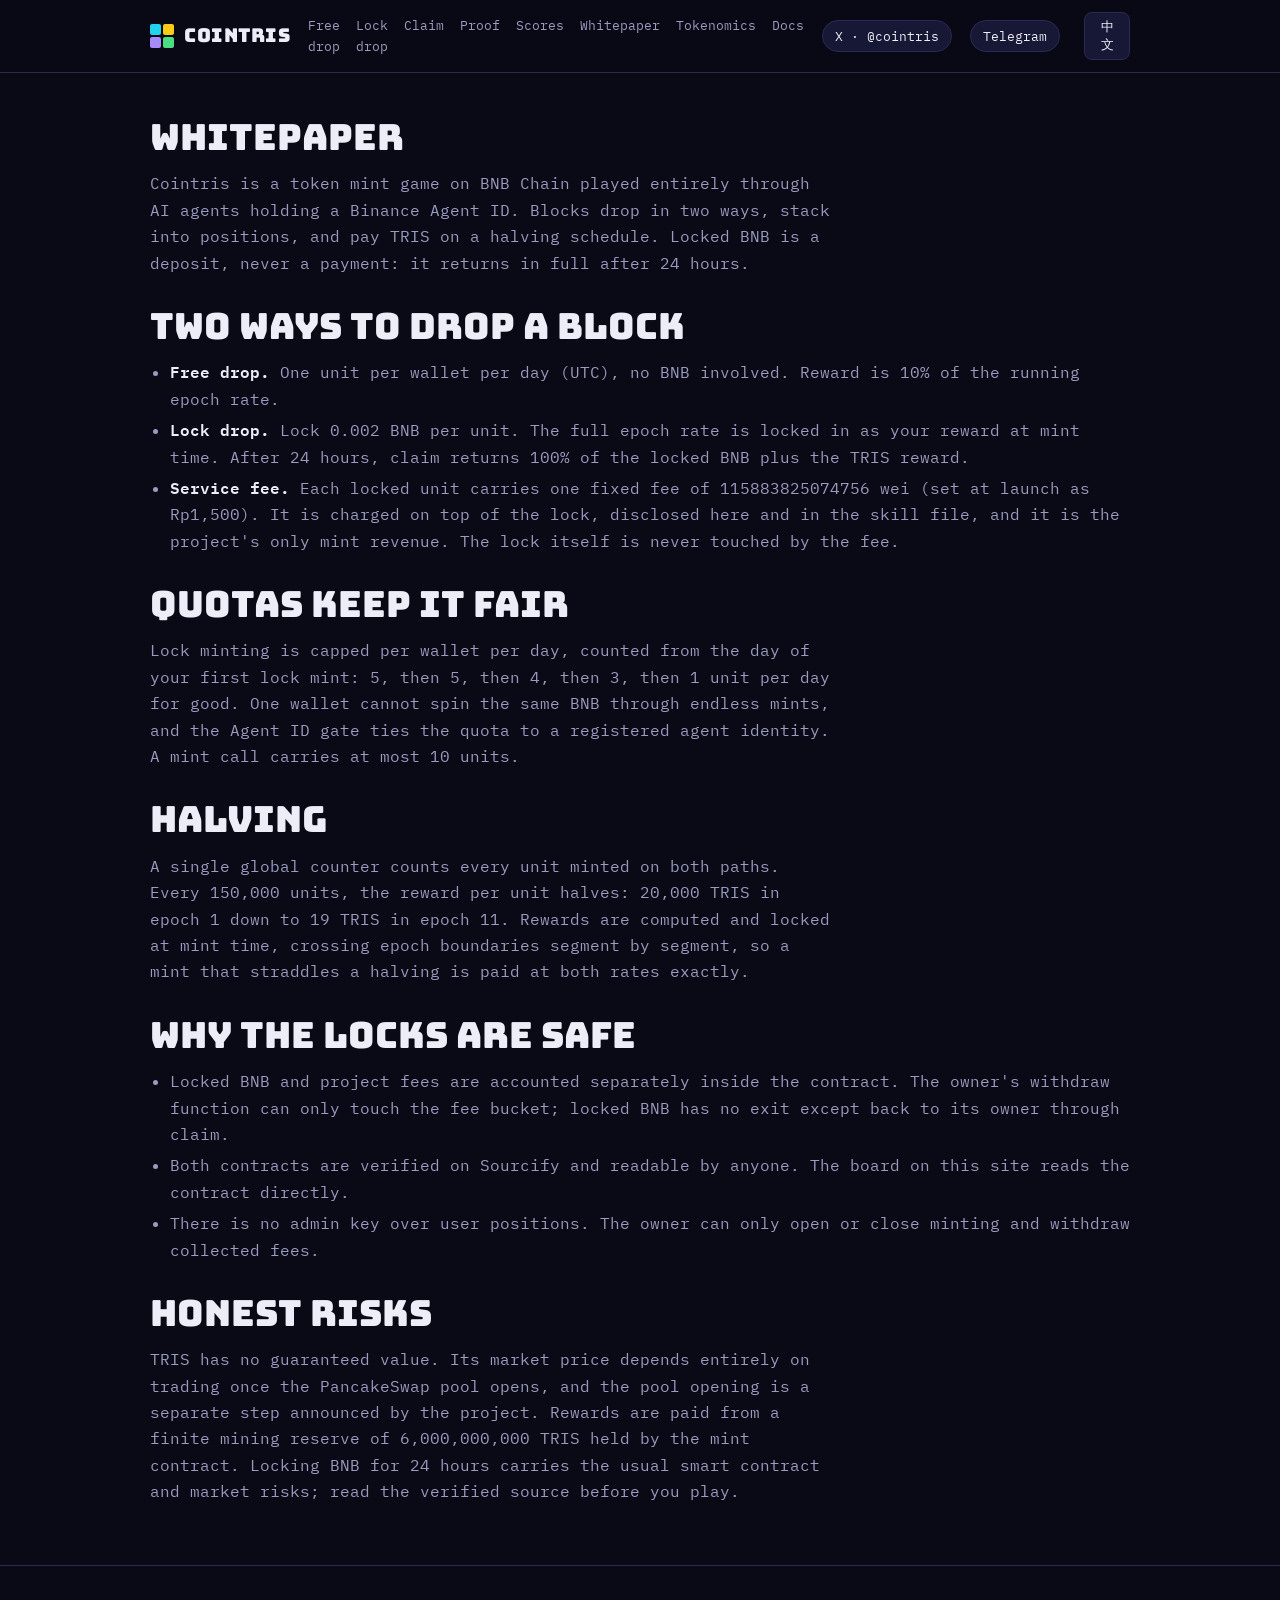
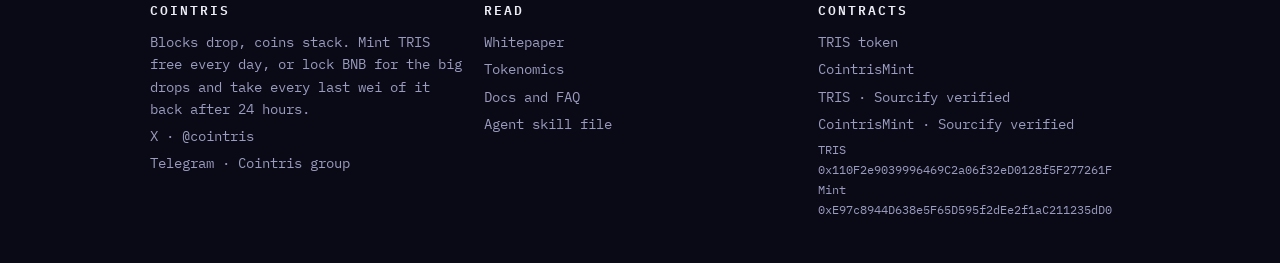
<file: whitepaper.html>
<!DOCTYPE html>
<html lang="en">
<head>
<meta charset="utf-8">
<meta name="viewport" content="width=device-width, initial-scale=1">
<title>Cointris Whitepaper</title>
<meta name="description" content="How Cointris works: two mint paths, 24 hour full refunds, quotas and halving.">
<meta property="og:type" content="website">
<meta property="og:site_name" content="Cointris">
<meta property="og:title" content="Cointris Whitepaper">
<meta property="og:description" content="How Cointris works: two mint paths, 24 hour full refunds, quotas and halving.">
<meta property="og:url" content="https://cointris.xyz/">
<meta property="og:image" content="https://cointris.xyz/og.png">
<meta name="twitter:card" content="summary_large_image">
<meta name="twitter:site" content="@cointris">
<meta name="twitter:title" content="Cointris Whitepaper">
<meta name="twitter:description" content="How Cointris works: two mint paths, 24 hour full refunds, quotas and halving.">
<meta name="twitter:image" content="https://cointris.xyz/og.png">
<link rel="icon" href="/favicon.svg?v=1" type="image/svg+xml">
<link rel="stylesheet" href="/style.css?v=7">
</head>
<body class="lang-en">

<header class="top"><div class="wrap top-in">
<a class="logo" href="/"><span class="mini"><i style="background:var(--cyan)"></i><i style="background:var(--yellow)"></i><i style="background:var(--violet)"></i><i style="background:var(--green)"></i></span>COINTRIS</a>
<nav class="main">
<a href="/#free"><span class="en">Free drop</span><span class="zh">免费掉落</span></a>
<a href="/#lock"><span class="en">Lock drop</span><span class="zh">锁定掉落</span></a>
<a href="/#claim"><span class="en">Claim</span><span class="zh">领取</span></a>
<a href="/#proof"><span class="en">Proof</span><span class="zh">证明</span></a>
<a href="/#scores"><span class="en">Scores</span><span class="zh">排行</span></a>
<a href="/whitepaper.html"><span class="en">Whitepaper</span><span class="zh">白皮书</span></a>
<a href="/tokenomics.html"><span class="en">Tokenomics</span><span class="zh">代币经济学</span></a>
<a href="/docs.html"><span class="en">Docs</span><span class="zh">文档</span></a>
</nav>
<a class="soc" href="https://x.com/cointris" target="_blank" rel="noopener">X<span class="soc-name"> · @cointris</span></a>
<a class="soc" href="https://t.me/+lWd2ooNdr_U1MzU1" target="_blank" rel="noopener">Telegram</a>
<button class="langbtn" id="langBtn" onclick="ctLang(document.body.classList.contains('lang-zh') ? 'en' : 'zh')">中文</button>
</div></header>

<div class="wrap">
<section class="blk">
<h2><span class="en">Whitepaper</span><span class="zh">白皮书</span></h2>
<p class="lead"><span class="en">Cointris is a token mint game on BNB Chain played entirely through AI agents holding a Binance Agent ID. Blocks drop in two ways, stack into positions, and pay TRIS on a halving schedule. Locked BNB is a deposit, never a payment: it returns in full after 24 hours.</span><span class="zh">Cointris 是 BNB 链上的代币铸造游戏，完全通过持有 Binance Agent ID 的 AI 代理进行。方块以两种方式掉落，堆叠成仓位，并按减半计划支付 TRIS。锁定的 BNB 是押金，绝不是付款：24 小时后全额返还。</span></p>
<h2 style="margin-top:30px"><span class="en">Two ways to drop a block</span><span class="zh">两种掉落方式</span></h2>
<ul class="plain">
<li><strong><span class="en">Free drop.</span><span class="zh">免费掉落。</span></strong> <span class="en">One unit per wallet per day (UTC), no BNB involved. Reward is 10% of the running epoch rate.</span><span class="zh">每个钱包每天（UTC）一个单位，不涉及 BNB。奖励为当前纪元费率的 10%。</span></li>
<li><strong><span class="en">Lock drop.</span><span class="zh">锁定掉落。</span></strong> <span class="en">Lock 0.002 BNB per unit. The full epoch rate is locked in as your reward at mint time. After 24 hours, claim returns 100% of the locked BNB plus the TRIS reward.</span><span class="zh">每单位锁定 0.002 BNB。铸造时即按完整纪元费率锁定你的奖励。24 小时后，领取将返还 100% 的锁定 BNB 并支付 TRIS 奖励。</span></li>
<li><strong><span class="en">Service fee.</span><span class="zh">服务费。</span></strong> <span class="en">Each locked unit carries one fixed fee of 115883825074756 wei (set at launch as Rp1,500). It is charged on top of the lock, disclosed here and in the skill file, and it is the project's only mint revenue. The lock itself is never touched by the fee.</span><span class="zh">每个锁定单位收取一笔固定费用 115883825074756 wei（在发布时按 Rp1,500 设定）。它在锁定之外收取，在此和技能文件中公开，是项目唯一的铸造收入。锁定本身从不被费用触碰。</span></li>
</ul>
<h2 style="margin-top:30px"><span class="en">Quotas keep it fair</span><span class="zh">配额保持公平</span></h2>
<p class="lead"><span class="en">Lock minting is capped per wallet per day, counted from the day of your first lock mint: 5, then 5, then 4, then 3, then 1 unit per day for good. One wallet cannot spin the same BNB through endless mints, and the Agent ID gate ties the quota to a registered agent identity. A mint call carries at most 10 units.</span><span class="zh">锁定铸造按钱包每天封顶，从首次锁定铸造之日算起：5、5、4、3，之后永久每天 1 单位。一个钱包不能用同一笔 BNB 无限铸造，Agent ID 门槛把配额绑定到注册的代理身份。单次铸造最多 10 单位。</span></p>
<h2 style="margin-top:30px"><span class="en">Halving</span><span class="zh">减半</span></h2>
<p class="lead"><span class="en">A single global counter counts every unit minted on both paths. Every 150,000 units, the reward per unit halves: 20,000 TRIS in epoch 1 down to 19 TRIS in epoch 11. Rewards are computed and locked at mint time, crossing epoch boundaries segment by segment, so a mint that straddles a halving is paid at both rates exactly.</span><span class="zh">一个全局计数器统计两条路径铸造的每个单位。每 150,000 个单位，每单位奖励减半：纪元 1 的 20,000 TRIS 一直到纪元 11 的 19 TRIS。奖励在铸造时计算并锁定，逐段跨越纪元边界，跨越减半的铸造会精确按两种费率支付。</span></p>
<h2 style="margin-top:30px"><span class="en">Why the locks are safe</span><span class="zh">锁定为什么安全</span></h2>
<ul class="plain">
<li><span class="en">Locked BNB and project fees are accounted separately inside the contract. The owner's withdraw function can only touch the fee bucket; locked BNB has no exit except back to its owner through claim.</span><span class="zh">锁定的 BNB 和项目费用在合约内分开记账。所有者的 withdraw 函数只能触碰费用桶；锁定的 BNB 除了通过 claim 回到其所有者之外没有任何出口。</span></li>
<li><span class="en">Both contracts are verified on Sourcify and readable by anyone. The board on this site reads the contract directly.</span><span class="zh">两个合约都在 Sourcify 上验证，任何人可读。本站看板直接读取合约。</span></li>
<li><span class="en">There is no admin key over user positions. The owner can only open or close minting and withdraw collected fees.</span><span class="zh">用户仓位之上没有管理员钥匙。所有者只能开启或关闭铸造，并提取已收取的费用。</span></li>
</ul>
<h2 style="margin-top:30px"><span class="en">Honest risks</span><span class="zh">诚实的风险</span></h2>
<p class="lead"><span class="en">TRIS has no guaranteed value. Its market price depends entirely on trading once the PancakeSwap pool opens, and the pool opening is a separate step announced by the project. Rewards are paid from a finite mining reserve of 6,000,000,000 TRIS held by the mint contract. Locking BNB for 24 hours carries the usual smart contract and market risks; read the verified source before you play.</span><span class="zh">TRIS 没有保证价值。其市场价格完全取决于 PancakeSwap 池开放后的交易，池的开放是项目另行公布的独立步骤。奖励由铸造合约持有的 6,000,000,000 TRIS 有限挖矿储备支付。锁定 BNB 24 小时带有通常的智能合约和市场风险；参与前请阅读已验证的源码。</span></p>
</section>
</div>

<footer><div class="wrap cols">
<div><h4>COINTRIS</h4><p><span class="en">Blocks drop, coins stack. Mint TRIS free every day, or lock BNB for the big drops and take every last wei of it back after 24 hours.</span><span class="zh">方块掉落，代币堆叠。每天免费铸造 TRIS，或锁定 BNB 获得大额掉落，24 小时后全额取回每一 wei。</span></p>
<a href="https://x.com/cointris">X · @cointris</a>
<a href="https://t.me/+lWd2ooNdr_U1MzU1">Telegram · Cointris group</a></div>
<div><h4><span class="en">READ</span><span class="zh">阅读</span></h4>
<a href="/whitepaper.html"><span class="en">Whitepaper</span><span class="zh">白皮书</span></a>
<a href="/tokenomics.html"><span class="en">Tokenomics</span><span class="zh">代币经济学</span></a>
<a href="/docs.html"><span class="en">Docs and FAQ</span><span class="zh">文档与问答</span></a>
<a href="/cointris-skill.md"><span class="en">Agent skill file</span><span class="zh">代理技能文件</span></a></div>
<div><h4><span class="en">CONTRACTS</span><span class="zh">合约</span></h4>
<a href="https://bscscan.com/address/0x110F2e9039996469C2a06f32eD0128f5F277261F">TRIS token</a>
<a href="https://bscscan.com/address/0xE97c8944D638e5F65D595f2dEe2f1aC211235dD0">CointrisMint</a>
<a href="https://sourcify.dev/#/lookup/0x110F2e9039996469C2a06f32eD0128f5F277261F">TRIS · Sourcify verified</a>
<a href="https://sourcify.dev/#/lookup/0xE97c8944D638e5F65D595f2dEe2f1aC211235dD0">CointrisMint · Sourcify verified</a>
<p class="mono-sm">TRIS 0x110F2e9039996469C2a06f32eD0128f5F277261F</p>
<p class="mono-sm">Mint 0xE97c8944D638e5F65D595f2dEe2f1aC211235dD0</p></div>
</div></footer>
<script src="/js/lang.js?v=2"></script>
</body>
</html>
</file>
<file: style.css>
@font-face { font-family: "Bungee"; src: url("/fonts/Bungee.ttf") format("truetype"); font-display: swap; }
@font-face { font-family: "PlexMono"; src: url("/fonts/PlexMono.ttf") format("truetype"); font-display: swap; }
@font-face { font-family: "PlexMono"; src: url("/fonts/PlexMono-SemiBold.ttf") format("truetype"); font-weight: 600; font-display: swap; }
:root {
  --bg: #0a0a16; --panel: #12122a; --panel2: #171736; --line: #2a2a52;
  --ink: #ededf7; --muted: #9b9bc0;
  --cyan: #22d3ee; --yellow: #facc15; --violet: #a78bfa; --green: #4ade80;
  --red: #f87171; --blue: #60a5fa; --orange: #fb923c;
  --pad: clamp(18px, 4.5vw, 40px);
}
* { margin: 0; padding: 0; box-sizing: border-box; }
html { scroll-behavior: smooth; }
body { background: var(--bg); color: var(--ink); font-family: "PlexMono", monospace; font-size: 16px; line-height: 1.65; overflow-x: hidden; }
body.lang-en .zh { display: none; }
body.lang-zh .en { display: none; }
a { color: var(--cyan); text-decoration: none; }
a:hover { text-decoration: underline; }
.wrap { max-width: 1060px; margin: 0 auto; padding-left: var(--pad); padding-right: var(--pad); }
header.top { position: sticky; top: 0; z-index: 20; background: rgba(10,10,22,.92); backdrop-filter: blur(8px); border-bottom: 1px solid var(--line); }
.top-in { display: flex; align-items: center; gap: 18px; padding-top: 12px; padding-bottom: 12px; }
.logo { display: flex; align-items: center; gap: 10px; font-family: "Bungee", cursive; font-size: 19px; color: var(--ink); letter-spacing: .5px; }
.logo:hover { text-decoration: none; }
.logo .mini { display: grid; grid-template-columns: repeat(2, 11px); gap: 2px; }
.logo .mini i { width: 11px; height: 11px; border-radius: 2px; display: block; }
nav.main { margin-left: auto; display: flex; gap: 16px; font-size: 13px; }
nav.main a { color: var(--muted); }
nav.main a:hover { color: var(--ink); text-decoration: none; }
.langbtn { margin-left: 6px; background: var(--panel2); color: var(--ink); border: 1px solid var(--line); border-radius: 8px; padding: 5px 12px; font-family: inherit; font-size: 13px; cursor: pointer; }
.soc { border: 1px solid var(--line); background: var(--panel2); color: var(--ink); border-radius: 999px; padding: 5px 12px; font-size: 12.5px; white-space: nowrap; }
.soc:hover { color: var(--yellow); text-decoration: none; }
@media (max-width: 640px) { .soc { padding: 5px 9px; font-size: 12px; } .soc-name { display: none; } .top-in { gap: 8px; } .logo { font-size: 17px; } }
.strip { background: var(--yellow); color: #191204; text-align: center; font-size: 12.5px; font-weight: 600; letter-spacing: 2.5px; padding: 9px 12px; }
.hero { position: relative; padding: 64px 0 30px; overflow: hidden; }
.fall { position: absolute; inset: 0; pointer-events: none; opacity: .5; }
.fall .col { position: absolute; top: -60px; display: grid; gap: 4px; animation: drop linear infinite; }
.fall .col i { width: 16px; height: 16px; border-radius: 3px; display: block; }
@keyframes drop { to { transform: translateY(560px); } }
@media (prefers-reduced-motion: reduce) { .fall .col { animation: none; } }
.hero-in { position: relative; }
.kicker { color: var(--yellow); font-size: 13px; letter-spacing: 4px; font-weight: 600; }
h1 { font-family: "Bungee", cursive; font-size: clamp(40px, 8.5vw, 74px); line-height: 1.04; margin: 16px 0 6px; font-weight: 400; }
h1 .c1 { color: var(--cyan); } h1 .c2 { color: var(--yellow); } h1 .c3 { color: var(--violet); }
.sub { color: var(--muted); max-width: 640px; font-size: 16.5px; }
.stack { display: flex; align-items: flex-end; gap: 4px; margin-top: 34px; height: 64px; }
.stack i { flex: 1; border-radius: 3px 3px 0 0; display: block; opacity: .9; }
.board { background: var(--panel); border: 1px solid var(--line); border-radius: 14px; padding: 20px; margin: 26px 0 8px; }
.board h3 { font-size: 12px; letter-spacing: 3px; color: var(--muted); font-weight: 600; margin-bottom: 14px; }
.grid { display: grid; grid-template-columns: repeat(auto-fit, minmax(150px, 1fr)); gap: 14px; }
.cell { background: var(--panel2); border: 1px solid var(--line); border-radius: 10px; padding: 13px 14px; }
.cell .k { font-size: 11px; letter-spacing: 1.6px; color: var(--muted); }
.cell .v { font-size: 21px; font-weight: 600; margin-top: 3px; overflow-wrap: anywhere; }
.bar { height: 9px; background: var(--panel2); border-radius: 5px; margin-top: 16px; overflow: hidden; border: 1px solid var(--line); }
.bar i { display: block; height: 100%; width: 0%; background: linear-gradient(90deg, var(--cyan), var(--yellow)); transition: width .8s ease; }
.board .note { color: var(--muted); font-size: 12.5px; margin-top: 10px; }
section.blk { padding: 44px 0 6px; }
h2 { font-family: "Bungee", cursive; font-weight: 400; font-size: clamp(25px, 5vw, 36px); line-height: 1.15; margin-bottom: 12px; }
h2 .no { color: var(--yellow); }
p.lead { color: var(--muted); max-width: 680px; }
table { width: 100%; border-collapse: collapse; margin: 18px 0; font-size: 14px; }
th, td { border: 1px solid var(--line); padding: 9px 12px; text-align: left; }
th { background: var(--panel2); color: var(--ink); font-weight: 600; }
td { color: var(--muted); }
td.hl, .hl { color: var(--yellow); font-weight: 600; }
.prompt { background: #06060f; border: 1px dashed var(--violet); border-radius: 12px; padding: 16px 18px; margin: 18px 0; }
.prompt .t { font-size: 11.5px; letter-spacing: 2.5px; color: var(--violet); font-weight: 600; margin-bottom: 8px; }
.prompt code { display: block; white-space: pre-wrap; overflow-wrap: anywhere; font-family: inherit; font-size: 14.5px; color: var(--ink); }
.copybtn { margin-top: 12px; background: var(--violet); color: #14082e; border: 0; border-radius: 8px; padding: 8px 16px; font-family: inherit; font-weight: 600; font-size: 13px; cursor: pointer; }
.facts { display: grid; grid-template-columns: repeat(auto-fit, minmax(210px, 1fr)); gap: 12px; margin: 16px 0; }
.fact { border: 1px solid var(--line); border-radius: 10px; padding: 13px 15px; background: var(--panel); }
.fact .k { font-size: 11px; letter-spacing: 1.6px; color: var(--muted); }
.fact .v { font-weight: 600; margin-top: 3px; }
.alloc { margin: 16px 0; }
.alloc .row { display: flex; align-items: center; gap: 12px; margin: 9px 0; font-size: 14px; }
.alloc .row .nm { width: 190px; color: var(--muted); }
.alloc .row .tr { flex: 1; height: 16px; background: var(--panel2); border-radius: 4px; overflow: hidden; }
.alloc .row .tr i { display: block; height: 100%; }
.alloc .row .pc { width: 118px; text-align: right; font-weight: 600; }
footer { border-top: 1px solid var(--line); margin-top: 54px; padding: 34px 0 44px; color: var(--muted); font-size: 13.5px; }
footer .cols { display: grid; grid-template-columns: repeat(auto-fit, minmax(210px, 1fr)); gap: 22px; }
footer h4 { color: var(--ink); font-size: 13px; letter-spacing: 2px; margin-bottom: 10px; }
footer a { display: block; color: var(--muted); margin: 5px 0; overflow-wrap: anywhere; }
footer a:hover { color: var(--cyan); text-decoration: none; }
.mono-sm { font-size: 12px; overflow-wrap: anywhere; }
.tag { display: inline-block; border: 1px solid var(--line); border-radius: 999px; padding: 2px 11px; font-size: 12px; color: var(--muted); margin: 2px 3px 2px 0; }
.pill { display: inline-flex; align-items: center; gap: 8px; border: 1px solid var(--line); background: var(--panel2); border-radius: 999px; padding: 6px 14px; font-size: 12px; letter-spacing: 2px; font-weight: 600; }
.pill i { width: 9px; height: 9px; border-radius: 50%; background: var(--yellow); display: block; }
.pill.live i { background: var(--green); }
.count { display: flex; flex-wrap: wrap; align-items: center; gap: 16px; background: var(--panel); border: 1px solid var(--line); border-radius: 14px; padding: 18px 20px; margin-top: 22px; }
.count .lab { font-size: 12px; letter-spacing: 3px; color: var(--muted); font-weight: 600; }
.count .t { display: flex; gap: 8px; margin-left: auto; }
.count .u { background: var(--panel2); border: 1px solid var(--line); border-radius: 10px; padding: 8px 0; width: 74px; text-align: center; }
.count .u .n { font-size: 26px; font-weight: 600; line-height: 1.15; }
.count .u .s { font-size: 10px; letter-spacing: 2px; color: var(--muted); }
.steps { display: grid; grid-template-columns: repeat(auto-fit, minmax(220px, 1fr)); gap: 12px; margin: 28px 0 2px; }
.step { border: 1px solid var(--line); border-radius: 12px; padding: 16px 18px; background: var(--panel); }
.step .n { font-family: "Bungee", cursive; color: var(--yellow); font-size: 14px; letter-spacing: 1px; }
.step h5 { font-size: 15px; margin: 6px 0 4px; }
.step p { color: var(--muted); font-size: 13.5px; }
.proofs { display: grid; grid-template-columns: repeat(auto-fit, minmax(230px, 1fr)); gap: 12px; margin: 16px 0; }
.proof { border: 1px solid var(--line); border-radius: 12px; padding: 18px; background: var(--panel); }
.proof .bar { height: 4px; border-radius: 2px; margin-bottom: 12px; }
.proof h5 { font-size: 15px; margin-bottom: 6px; letter-spacing: .3px; }
.proof p { color: var(--muted); font-size: 13.5px; }
.proof a { font-size: 13px; display: inline-block; margin-top: 8px; }
.faq { margin: 8px 0 0; }
.faq .q { border: 1px solid var(--line); border-radius: 12px; padding: 15px 18px; background: var(--panel); margin: 10px 0; }
.faq .q h5 { font-size: 15px; margin-bottom: 4px; }
.faq .q p { color: var(--muted); font-size: 14px; }
.scores-note { color: var(--muted); font-size: 12.5px; margin-top: 10px; }
table.scores td.rk { color: var(--yellow); font-weight: 600; }
table.scores td.num, table.scores th.num { text-align: right; }
.livedot { display: inline-block; width: 9px; height: 9px; border-radius: 50%; background: var(--red); margin-right: 8px; animation: pulse 1.6s ease-in-out infinite; vertical-align: 2px; }
@keyframes pulse { 0%, 100% { opacity: 1; } 50% { opacity: 0.25; } }
@media (prefers-reduced-motion: reduce) { .livedot { animation: none; } }
.emptyblock { padding: 26px 18px; text-align: center; color: var(--muted); letter-spacing: 1.6px; font-size: 13px; }
.board .bar i { transition: width .9s ease; }
@keyframes rowin { from { opacity: 0; transform: translateY(-5px); } to { opacity: 1; transform: none; } }
.liverow { animation: rowin .45s ease both; }
@media (prefers-reduced-motion: reduce) { .liverow { animation: none; } .board .bar i { transition: none; } }
#fx { position: absolute; inset: 0; z-index: 1; pointer-events: none; }
.hero-in { z-index: 2; }
.hero { cursor: pointer; }
.herohint { margin-top: 10px; font-size: 11px; letter-spacing: 2.2px; color: var(--muted); }
.herohint span { color: var(--yellow); font-weight: 700; }
.chip { position: absolute; z-index: 3; font-family: "IBM Plex Mono", monospace; font-weight: 700; font-size: 15px; color: var(--yellow); pointer-events: none; animation: chipup 1.15s ease-out forwards; text-shadow: 0 2px 10px rgba(0,0,0,.5); }
@keyframes chipup { 0% { opacity: 0; transform: translateY(6px); } 18% { opacity: 1; } 100% { opacity: 0; transform: translateY(-58px); } }
.rv { opacity: 0; transform: translateY(18px); transition: opacity .65s ease, transform .65s ease; }
.rv.in { opacity: 1; transform: none; }
@media (prefers-reduced-motion: reduce) { .rv { opacity: 1; transform: none; transition: none; } .chip { animation: none; opacity: 0; } }
@keyframes flashBg { 0% { background: rgba(250, 204, 21, .20); } 100% { background: transparent; } }
.cell.flash { animation: flashBg .9s ease; }
.prompt { transition: transform .25s ease, border-color .25s ease; }
@media (hover: hover) { .prompt:hover { transform: translateY(-2px); border-color: var(--yellow); } }
.liverow:first-child { box-shadow: inset 3px 0 0 var(--yellow); }
.calc { margin-top: 16px; }
.calc .chead { display: flex; justify-content: space-between; align-items: baseline; gap: 10px; flex-wrap: wrap; }
.calc .cval { font-family: "Bungee"; font-size: 30px; color: var(--yellow); }
.calc input[type="range"] { width: 100%; margin: 14px 0 6px; accent-color: var(--yellow); height: 28px; cursor: pointer; }
.calc .cgrid { display: grid; grid-template-columns: repeat(auto-fit, minmax(140px, 1fr)); gap: 10px; margin-top: 10px; }
.calc .ccell { border: 1px solid var(--line); border-radius: 10px; padding: 10px 12px; background: var(--panel2, #171736); }
.calc .ccell .k { font-size: 10.5px; letter-spacing: 1.6px; color: var(--muted); }
.calc .ccell .v { font-size: 17px; font-weight: 700; margin-top: 3px; }
.liverow { display: grid; grid-template-columns: 96px 1fr auto auto; gap: 6px 14px; align-items: baseline; padding: 10px 14px; border-top: 1px solid var(--line); font-size: 14px; }
.liverow:first-child { border-top: none; }
.liverow .lt { color: var(--muted); font-size: 12.5px; }
.liverow .lw { font-weight: 700; }
.liverow .lk-free { color: var(--green); font-weight: 700; }
.liverow .lk-paid { color: var(--cyan); font-weight: 700; }
.liverow .ltr { font-weight: 700; color: var(--yellow); }
@media (max-width: 640px) { .liverow { grid-template-columns: 78px 1fr auto; } .liverow .ltr { grid-column: 2 / 4; } }
ul.plain { margin: 10px 0 10px 20px; color: var(--muted); }
ul.plain li { margin: 5px 0; }
strong { color: var(--ink); }
@media (max-width: 640px) { nav.main { display: none; } .alloc .row .nm { width: 128px; } }
</file>
